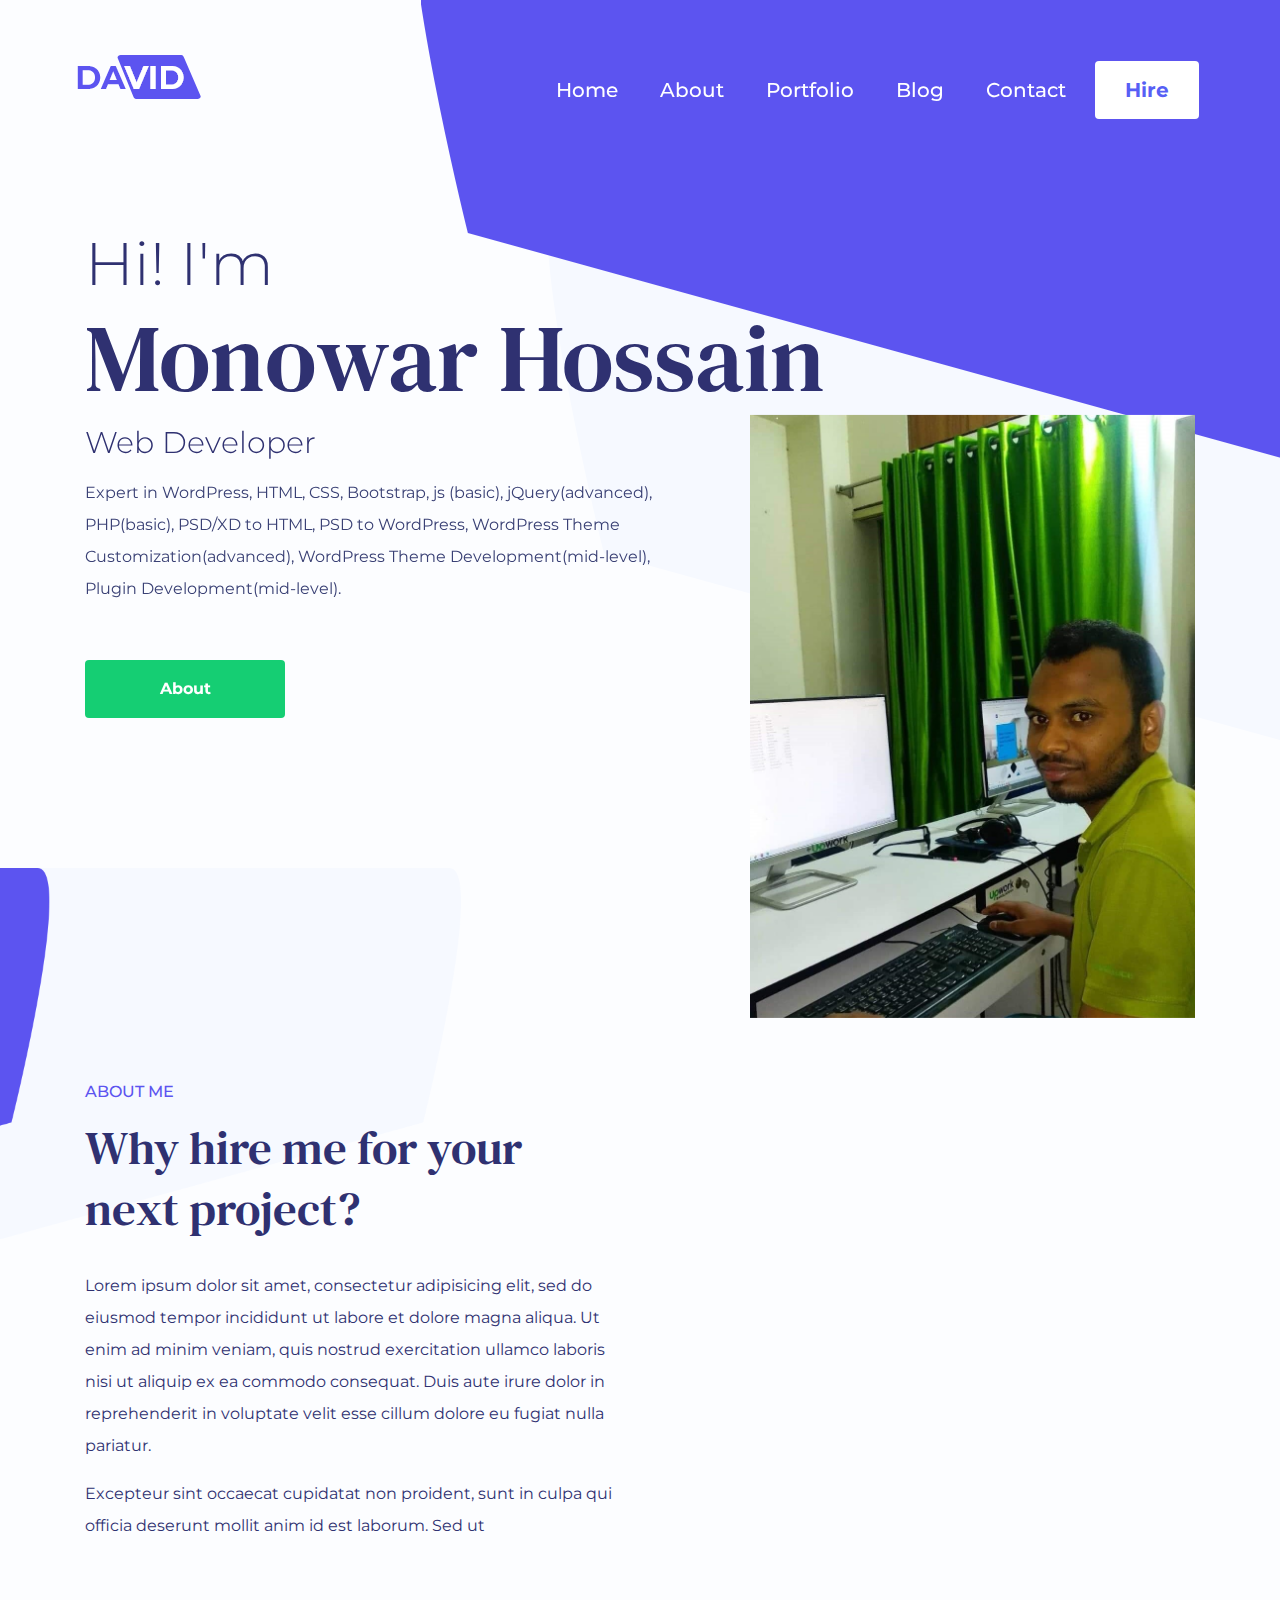
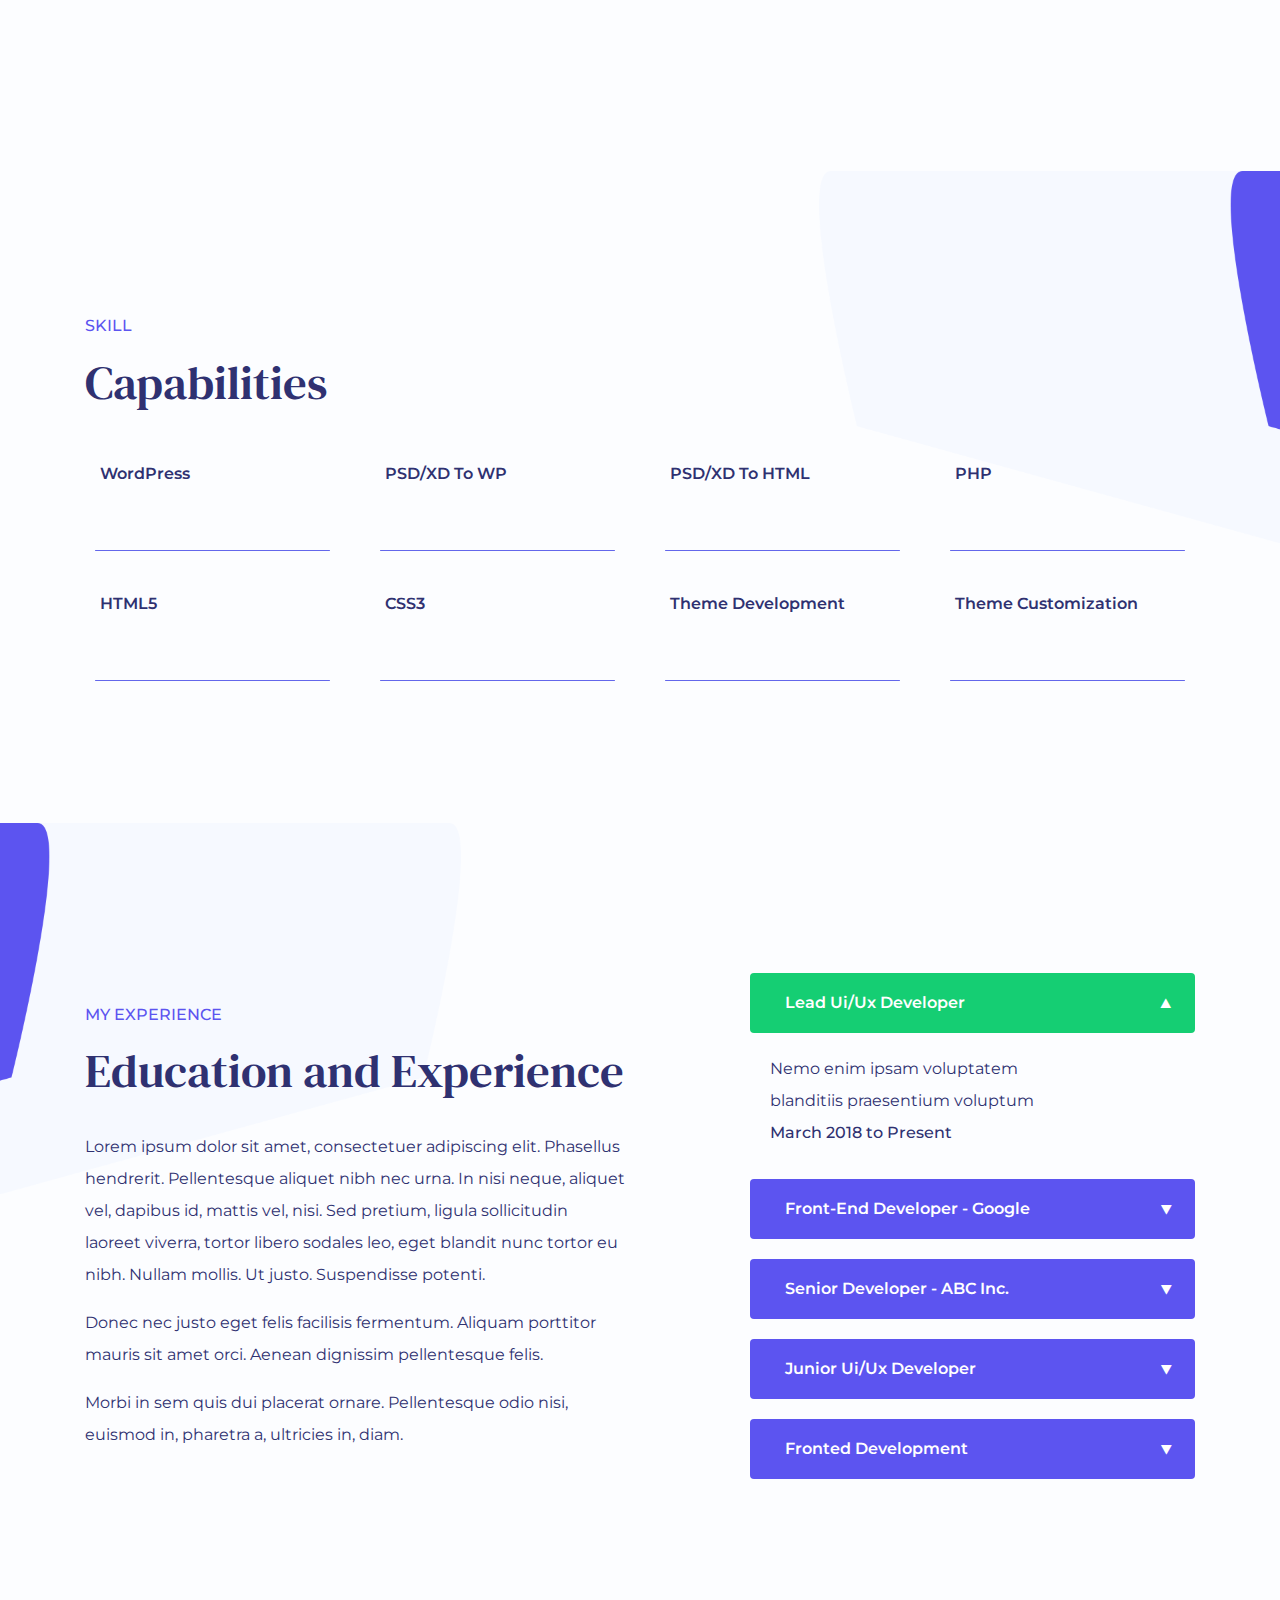
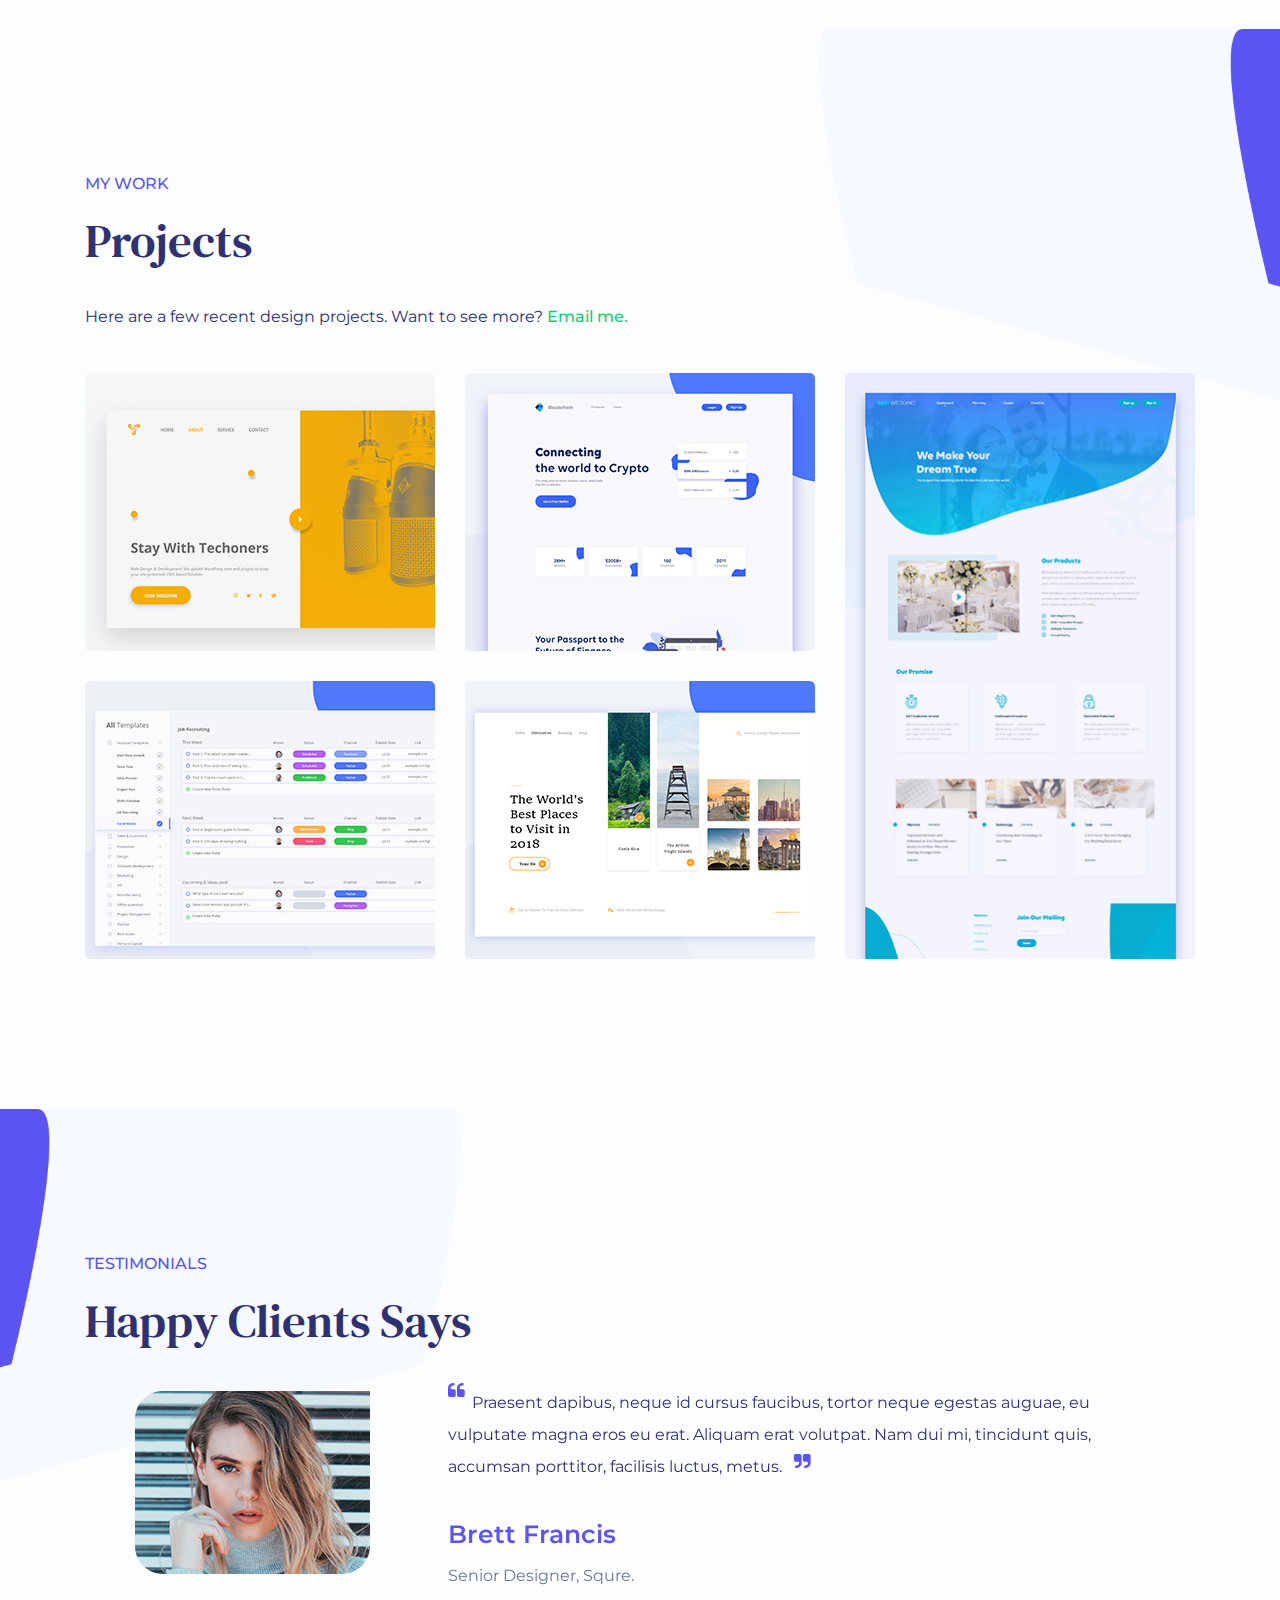
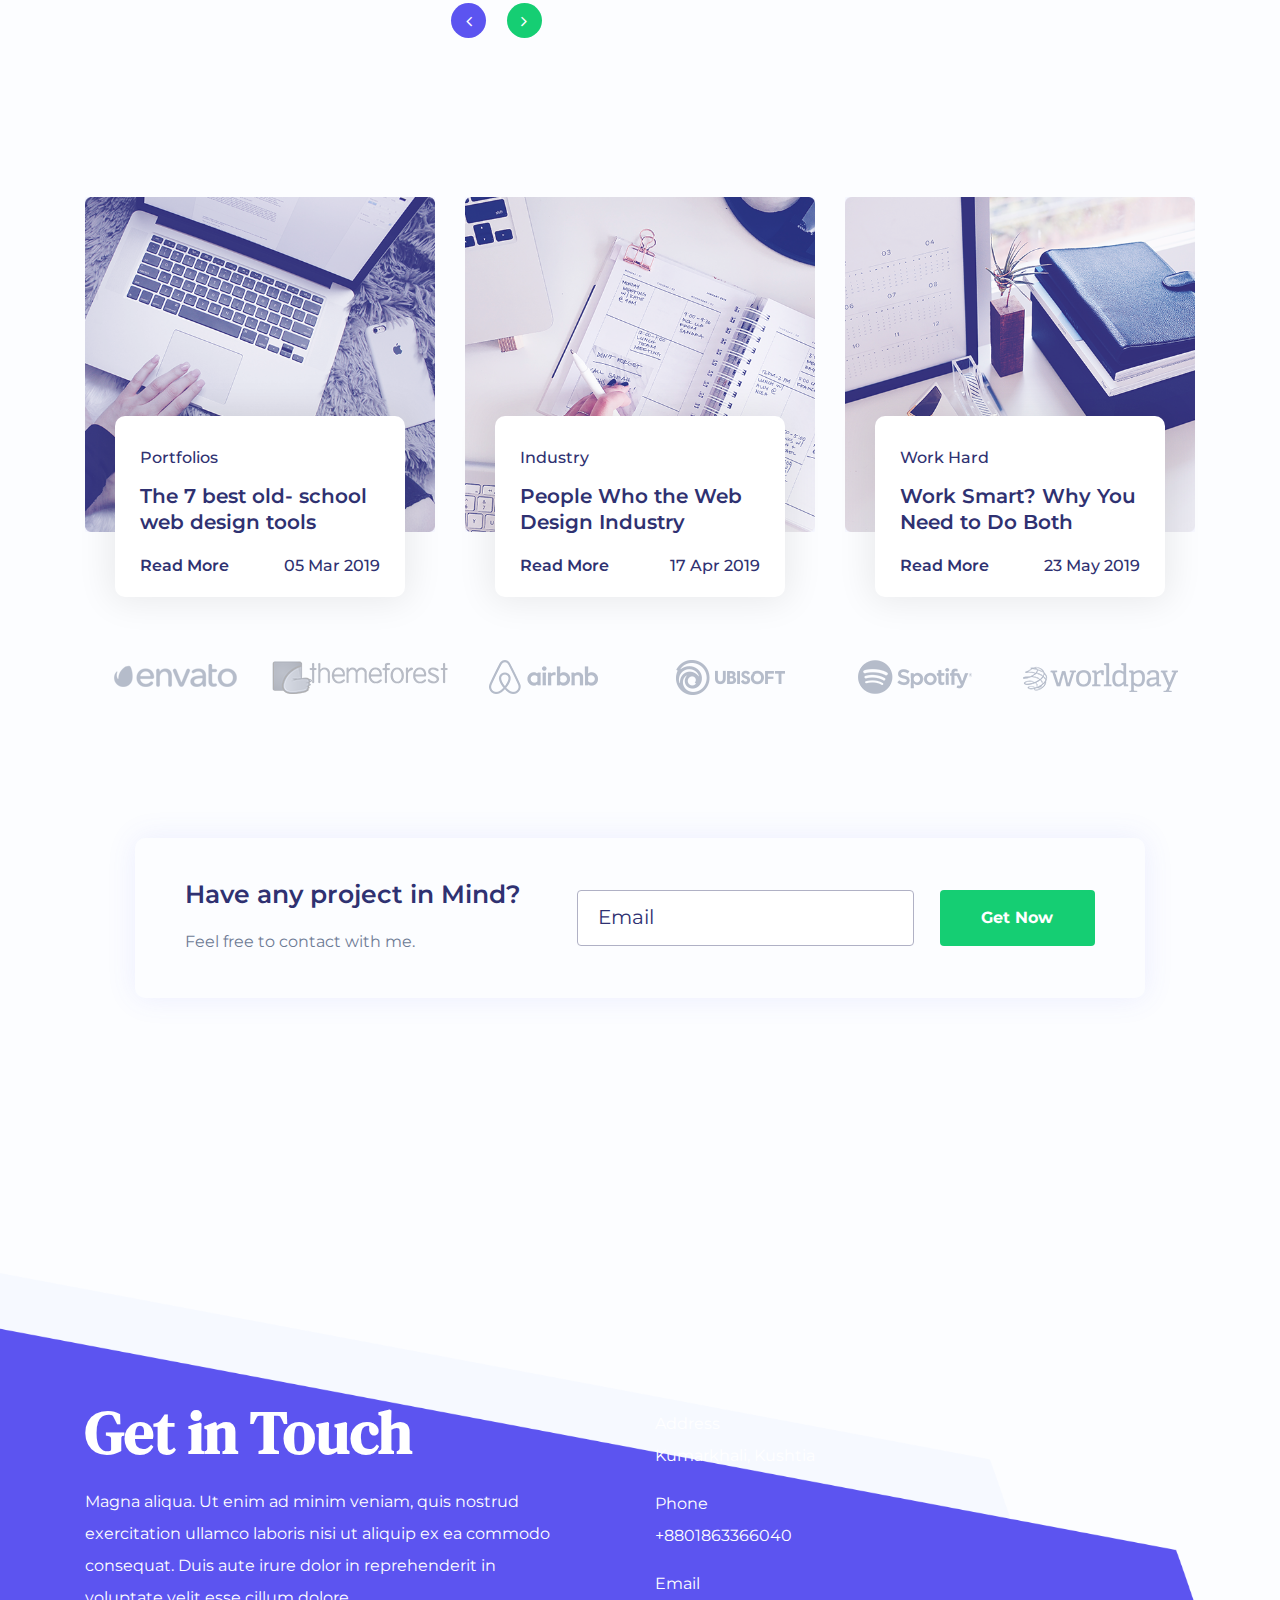
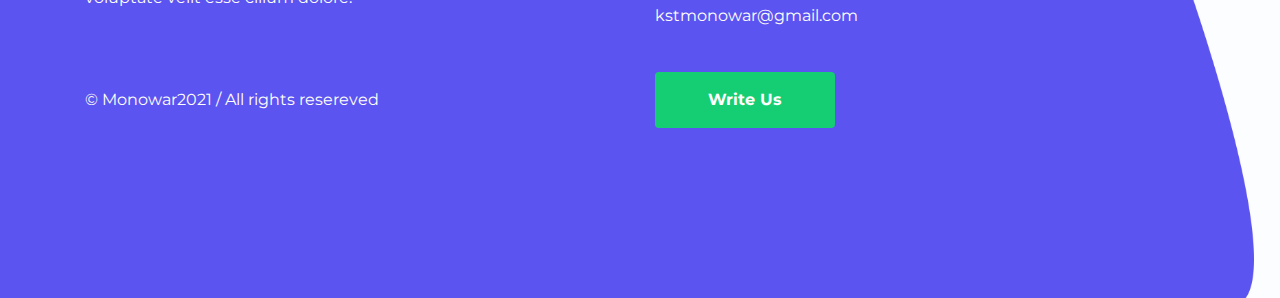
<file: index.html>
<!DOCTYPE html>
<html class="no-js" lang="en">

	<head>
		<meta charset="utf-8">
		<title>Monowar || Portfolio HTML Template</title>

		<!-- Responsive Meta -->
		<meta http-equiv="x-ua-compatible" content="ie=edge">
		<meta name="viewport" content="width=device-width, initial-scale=1, shrink-to-fit=no">

		<!--Favicon-->
		<link rel="shortcut icon" href="assets/images/fav.png" type="image/x-icon">
		<link rel="icon" href="assets/images/fav.png" type="image/x-icon">

		<!-- Stylesheets -->
	    <link rel="stylesheet" href="assets/css/font-awesome.min.css">
	    <link rel="stylesheet" href="assets/css/bootstrap.css">
	    <link rel="stylesheet" href="assets/css/slicknav.css">
	    <link rel="stylesheet" href="assets/css/slick.css">
	    <link rel="stylesheet" href="assets/css/aos.min.css">
	    <link rel="stylesheet" href="assets/css/slick-theme.css">
		<link rel="stylesheet" href="assets/css/style.css">
		<link rel="stylesheet" href="assets/css/responsive.css">
		
		
	</head>

	<body>
		
		<!-- Header Section Start -->
		<div class="header_area" id="header_area">
			<div class="for_header_background">
				<img src="assets/images/header_bg_shap.png" alt="header-background">
			</div>
			<div class="header_top_area">
				<div class="container-fluid">
					<div class="row">
						<div class="col-md-3 col-sm-3 col-3">
							<!-- Logo Box -->
							<div class="logo">
								<a href="index.html">
									<img src="assets/images/logo.png" alt="logo-image" />
								</a>
							</div>
						</div>


						<div class="col-md-9 col-sm-9 col-9 text-right align-items-center for_middle">

							<!-- Mobile menu start -->
		                    <div class="responsive-menu-wrap"></div>
		                    <!-- Mobile menu end -->
		                    
							<!-- Main Menu -->
							<div class="menu_area">
								<ul id="main-menu">
									<li><a href="#header_area">Home</a></li>
									<li><a href="#about_area">About</a></li>
									<li><a href="#portfolio_area">Portfolio</a></li>
									<li><a href="#blog">Blog</a>
										<ul>
											<li><a href="blog.html">Blog Masonry</a></li>
											<li><a href="blog-details.html">Blog Details</a></li>
										</ul>
									</li>
									<li><a href="#contact_area">Contact</a></li>
									<li><a href="mailto:kstmonowar@gmail.com" class="hire_link">Hire</a></li>
								</ul>
							</div>
						</div>
					</div>
				</div>
			</div>
		</div>
		<!-- Header Section End -->
	
		<!-- Header Content Start -->
		<section class="hero-section">
			<div class="container">
				<div class="row">
					<div class="col-md-12">
						<div class="hero-content">
							<h2>Hi! I'm</h2>
							<h1>Monowar Hossain</h1>
							<h3>Web Developer</h3>
							<p>Expert in WordPress, HTML, CSS, Bootstrap, js (basic), jQuery(advanced), PHP(basic), PSD/XD to HTML, PSD to WordPress, WordPress Theme Customization(advanced), WordPress Theme Development(mid-level), Plugin Development(mid-level).</p>
							<a href="#" class="btn-bg">About</a>
						</div>
					</div>
				</div>
			</div>
		</section>
		<!-- Header Content End -->


		<!-- About Section Start -->
		<section class="about-section section-padding" id="about_area">
			<div class="for_left_shap">
				<img src="assets/images/left_shap_bg.png" alt="left-shap-background">
			</div>
			<div class="container">
				<div class="row align-items-center">
					<!-- About Left Content -->
					<div class="col-lg-6 col-md-12">
						<div class="about-content">
							<div class="sec-title">
								<h6>About me</h6>
								<h2>Why hire me for your next project?</h2>
							</div>

							<p>Lorem ipsum dolor sit amet, consectetur adipisicing elit, sed do eiusmod tempor incididunt ut labore et dolore magna aliqua. Ut enim ad minim veniam, quis nostrud exercitation ullamco laboris nisi ut aliquip ex ea commodo consequat. Duis aute irure dolor in reprehenderit in voluptate velit esse cillum dolore eu fugiat nulla pariatur.</p>
							<p>Excepteur sint occaecat cupidatat non proident, sunt in culpa qui officia deserunt mollit anim id est laborum. Sed ut </p>

						</div>
					</div>
					<div class="col-lg-1"></div>
					<!-- About Right Image -->
					<div class="col-lg-5 col-md-12">

						<div class="about-image-wrap aos-animate" data-aos="slide-down" data-aos-duration="2500">
						    <img src="assets/images/monowar.jpg" alt="">
						</div>

					</div>
				</div>
			</div>
		</section>
		<!-- About Section End -->
		
		<!-- Capabilitie Section Start -->
		<section class="capabilitie_area section-padding">
			<div class="for_right_shap">
				<img src="assets/images/right_shap_bg.png" alt="right-shap-background">
			</div>
			<div class="container">
				<div class="row">
					<!-- Capabilitie Title -->
					<div class="col-lg-12">
						<div class="sec-title">
							<h6>SKILL</h6>
							<h2>Capabilities</h2>
						</div>
					</div>
				</div>
				<div class="row">
					<div class="col-lg-3 col-sm-6 col-6">
						<!-- skillbar Start -->
						<div class="single_capabilitie">
							<div class="capabilitie-inner">
								<p class="skillbar-title">WordPress</p>
								<div class="skillbar" data-percent="90">
									<span class="skill-bar-percent"></span>
									<div class="skill-bar-wrap"><p class="skillbar-bar"></p></div>
								</div>
							</div>
						</div>
						<!-- skillbar End -->
					</div>
					<div class="col-lg-3 col-sm-6 col-6">
						<!-- skillbar Start -->
						<div class="single_capabilitie">
							<div class="capabilitie-inner">
								<p class="skillbar-title">PSD/XD to WP</p>
								<div class="skillbar" data-percent="80">
									<span class="skill-bar-percent"></span>
									<div class="skill-bar-wrap"><p class="skillbar-bar"></p></div>
								</div>
							</div>
						</div>
						<!-- skillbar End -->
					</div>
					<div class="col-lg-3 col-sm-6 col-6">
						<!-- skillbar Start -->
						<div class="single_capabilitie">
							<div class="capabilitie-inner">
								<p class="skillbar-title">PSD/XD to HTML</p>
								<div class="skillbar" data-percent="95">
									<span class="skill-bar-percent"></span>
									<div class="skill-bar-wrap"><p class="skillbar-bar"></p></div>
								</div>
							</div>
						</div>
						<!-- skillbar End -->
					</div>
					<div class="col-lg-3 col-sm-6 col-6">
						<!-- skillbar Start -->
						<div class="single_capabilitie">
							<div class="capabilitie-inner">
								<p class="skillbar-title">PHP</p>
								<div class="skillbar" data-percent="60">
									<span class="skill-bar-percent"></span>
									<div class="skill-bar-wrap"><p class="skillbar-bar"></p></div>
								</div>
							</div>
						</div>
						<!-- skillbar End -->
					</div>
					<div class="col-lg-3 col-sm-6 col-6">
						<!-- skillbar Start -->
						<div class="single_capabilitie">
							<div class="capabilitie-inner">
								<p class="skillbar-title">HTML5</p>
								<div class="skillbar" data-percent="90">
									<span class="skill-bar-percent"></span>
									<div class="skill-bar-wrap"><p class="skillbar-bar"></p></div>
								</div>
							</div>
						</div>
						<!-- skillbar End -->
					</div>
					<div class="col-lg-3 col-sm-6 col-6">
						<!-- skillbar Start -->
						<div class="single_capabilitie">
							<div class="capabilitie-inner">
								<p class="skillbar-title">CSS3</p>
								<div class="skillbar" data-percent="85">
									<span class="skill-bar-percent"></span>
									<div class="skill-bar-wrap"><p class="skillbar-bar"></p></div>
								</div>
							</div>
						</div>
						<!-- skillbar End -->
					</div>
					<div class="col-lg-3 col-sm-6 col-6">
						<!-- skillbar Start -->
						<div class="single_capabilitie">
							<div class="capabilitie-inner">
								<p class="skillbar-title">Theme Development</p>
								<div class="skillbar" data-percent="75">
									<span class="skill-bar-percent"></span>
									<div class="skill-bar-wrap"><p class="skillbar-bar"></p></div>
								</div>
							</div>
						</div>
						<!-- skillbar End -->
					</div>
					<div class="col-lg-3 col-sm-6 col-6">
						<!-- skillbar Start -->
						<div class="single_capabilitie">
							<div class="capabilitie-inner">
								<p class="skillbar-title">Theme Customization</p>
								<div class="skillbar" data-percent="95">
									<span class="skill-bar-percent"></span>
									<div class="skill-bar-wrap"><p class="skillbar-bar"></p></div>
								</div>
							</div>
						</div>
						<!-- skillbar End -->
					</div>
				</div>
			</div>
		</section>
		<!-- Capabilitie Section End -->

		<!-- Experience Section Start -->
		<section class="experience_sectoin section-padding">
			<div class="for_left_shap">
				<img src="assets/images/left_shap_bg.png" alt="left-shap-background">
			</div>
			<div class="container">
				<div class="row align-items-center">
					<!-- Experience Left Content -->
					<div class="col-lg-6 col-md-12">
						<div class="experience_content">
							<div class="sec-title">
								<h6>MY EXPERIENCE</h6>
								<h2>Education and Experience</h2>
							</div>
							<p>Lorem ipsum dolor sit amet, consectetuer adipiscing elit. Phasellus hendrerit. Pellentesque aliquet nibh nec urna. In nisi neque, aliquet vel, dapibus id, mattis vel, nisi. Sed pretium, ligula sollicitudin laoreet viverra, tortor libero sodales leo, eget blandit nunc tortor eu nibh. Nullam mollis. Ut justo. Suspendisse potenti.</p>
							<p>Donec nec justo eget felis facilisis fermentum. Aliquam porttitor mauris sit amet orci. Aenean dignissim pellentesque felis.</p>
							<p>Morbi in sem quis dui placerat ornare. Pellentesque odio nisi, euismod in, pharetra a, ultricies in, diam. </p>
						</div>
					</div>
					<div class="col-lg-1"></div>
					<!-- Experience Right Accordion -->
					<div class="col-lg-5 col-md-12">
						<div class="accordion_area">
							<div class="accordion" id="accordionExample">
								<!-- Accordion One -->
								<div class="card">
									<div class="card-header" id="headingOne">
										<h2 class="mb-0">
											<button class="btn btn-link" type="button" data-toggle="collapse" data-target="#collapseOne" aria-expanded="true" aria-controls="collapseOne">Lead Ui/Ux Developer <i class="fa fa-play" aria-hidden="true"></i></button>
										</h2>
									</div>
									<div id="collapseOne" class="collapse show" aria-labelledby="headingOne" data-parent="#accordionExample">
										<div class="card-body">
											<p>
												Nemo enim ipsam voluptatem <br>
												blanditiis praesentium voluptum<br>								
												<span>March 2018 to Present</span>
											</p>
										</div>
									</div>
								</div>
								<!-- Accordion Two -->
								<div class="card">
									<div class="card-header" id="headingTwo">
										<h2 class="mb-0">
											<button class="btn btn-link collapsed" type="button" data-toggle="collapse" data-target="#collapseTwo" aria-expanded="false" aria-controls="collapseTwo">Front-End Developer - Google <i class="fa fa-play" aria-hidden="true"></i></button>
										</h2>
									</div>
									<div id="collapseTwo" class="collapse" aria-labelledby="headingTwo" data-parent="#accordionExample">
										<div class="card-body">
											<p>
												Nemo enim ipsam voluptatem <br>
												blanditiis praesentium voluptum<br>								
												<span>October 2017 to February 2018</span>
											</p>
										</div>
									</div>
								</div>
								<!-- Accordion Three -->
								<div class="card">
									<div class="card-header" id="headingThree">
										<h2 class="mb-0">
											<button class="btn btn-link collapsed" type="button" data-toggle="collapse" data-target="#collapseThree" aria-expanded="false" aria-controls="collapseThree">Senior Developer - ABC Inc. <i class="fa fa-play" aria-hidden="true"></i></button>
										</h2>
									</div>
									<div id="collapseThree" class="collapse" aria-labelledby="headingThree" data-parent="#accordionExample">
										<div class="card-body">
											 <p>
												Nemo enim ipsam voluptatem <br>
												blanditiis praesentium voluptum<br>								
												<span>February 2014 to September 2017</span>
											</p>
										</div>
									</div>
								</div>
								<!-- Accordion Four -->
								<div class="card">
									<div class="card-header" id="headingFour">
										<h2 class="mb-0">
											<button class="btn btn-link collapsed" type="button" data-toggle="collapse" data-target="#collapseFour" aria-expanded="false" aria-controls="collapseFour">Junior Ui/Ux Developer<i class="fa fa-play" aria-hidden="true"></i></button>
										</h2>
									</div>
									<div id="collapseFour" class="collapse" aria-labelledby="headingFour" data-parent="#accordionExample">
										<div class="card-body">
											<p>
												Nemo enim ipsam voluptatem <br>
												blanditiis praesentium voluptum<br>								
												<span>April 2013 to January 2014</span>
											</p>
										</div>
									</div>
								</div>
								<!-- Accordion Five -->
								<div class="card">
									<div class="card-header" id="headingFive">
										<h2 class="mb-0">
											<button class="btn btn-link collapsed" type="button" data-toggle="collapse" data-target="#collapseFive" aria-expanded="false" aria-controls="collapseFive">Fronted Development<i class="fa fa-play" aria-hidden="true"></i></button>
										</h2>
									</div>
									<div id="collapseFive" class="collapse" aria-labelledby="headingFive" data-parent="#accordionExample">
										<div class="card-body">
											<p>
												Nemo enim ipsam voluptatem <br>
												blanditiis praesentium voluptum<br>								
												<span>January 2011 to March 2013</span>
											</p>
										</div>
									</div>
								</div>
							</div>
						</div>
					</div>
				</div>
			</div>
		</section>
		<!-- Experience Section End -->

		<!-- Portfolio Section Start -->
		<section class="portfolio_section" id="portfolio_area">
			<div class="for_right_shap">
				<img src="assets/images/right_shap_bg.png" alt="right-shap-background">
			</div>
			<div class="container">
				<div class="row">
					<div class="col-md-12">

						<div class="sec-title">
							<h6>MY WORK</h6>
							<h2>Projects</h2>
						</div>
						<!-- Portfolio Content -->
						<div class="portfolio_content">
							<p>Here are a few recent design projects. Want to see more? <a href="mailto:kstmonowar@gmail.com">Email me.</a></p>
						</div>

					</div>
				</div>
				<!-- Portfolio List Start -->
				<div class="row portfolio_list">
					<!-- Portfolio Item One -->
					<div class="col-md-4 col-sm-6 portfolio_item">
						<div class="single-portfolio">
							<img src="assets/images/portfolio/portfolio-1.jpg" alt="Portfolio-image">
							<a href="case-study.html">
								<div class="portfolio_hover_content">
									<span>Case Study</span>
								</div>
							</a>
						</div>
					</div>
					<!-- Portfolio Item Two -->
					<div class="col-md-4 col-sm-6 portfolio_item">
						<div class="single-portfolio">
							<img src="assets/images/portfolio/portfolio-2.jpg" alt="Portfolio-image">
							<a href="case-study.html">
								<div class="portfolio_hover_content">
									<span>Case Study</span>
								</div>
							</a>
						</div>
					</div>
					<!-- Portfolio Item Three -->
					<div class="col-md-4 col-sm-6 portfolio_item">
						<div class="single-portfolio">
							<img src="assets/images/portfolio/portfolio-5.jpg" alt="Portfolio-image">
							<a href="case-study.html">
								<div class="portfolio_hover_content">
									<span>Case Study</span>
								</div>
							</a>
						</div>
					</div>
					<!-- Portfolio Item Four -->
					<div class="col-md-4 col-sm-6 portfolio_item">
						<div class="single-portfolio">
							<img src="assets/images/portfolio/portfolio-3.jpg" alt="Portfolio-image">
							<a href="case-study.html">
								<div class="portfolio_hover_content">
									<span>Case Study</span>
								</div>
							</a>
						</div>
					</div>
					<!-- Portfolio Item Five -->
					<div class="col-md-4 col-sm-6 portfolio_item">
						<div class="single-portfolio">
							<img src="assets/images/portfolio/portfolio-4.jpg" alt="Portfolio-image">
							<a href="case-study.html">
								<div class="portfolio_hover_content">
									<span>Case Study</span>
								</div>
							</a>
						</div>
					</div>
				</div>
				<!-- Portfolio List End -->
			</div>
		</section>
		<!-- Portfolio Section End -->

		<!-- Testimonial Section Start -->
		<section class="testimonial_section section-padding">
			<div class="for_left_shap">
				<img src="assets/images/left_shap_bg.png" alt="left-shap-background">
			</div>
			<div class="container">
				<div class="row">
					<div class="col-md-12">
						<div class="sec-title">
							<h6>TESTIMONIALS</h6>
							<h2>Happy Clients Says</h2>
						</div>
					</div>
				</div>
				<!-- Testimonial List Start -->
				<div class="testimonial_list">
					<!-- Single Testimonial -->
					<div class="single_testimonial">
						<div class="testimonial_img">
							<img src="assets/images/testimonial/testimonial-author-1.png" alt="testimonial-image" />
						</div>
						<div class="author_comment">
							<p><i class="fa fa-quote-left" aria-hidden="true"></i>&nbsp;&nbsp;&nbsp;&nbsp;&nbsp;&nbsp;Praesent dapibus, neque id cursus faucibus, tortor neque egestas auguae, eu vulputate magna eros eu erat. Aliquam erat volutpat. Nam dui mi, tincidunt quis, accumsan porttitor, facilisis luctus, metus.&nbsp;&nbsp;&nbsp;<i class="fa fa-quote-right" aria-hidden="true"></i></p>
							<h4>Brett Francis</h4>
							<h6>Senior Designer, Squre.</h6>
						</div>
					</div>
					<!-- Single Testimonial -->
					<div class="single_testimonial">
						<div class="testimonial_img">
							<img src="assets/images/testimonial/testimonial-author-2.png" alt="testimonial-image" />
						</div>
						<div class="author_comment">
							<p><i class="fa fa-quote-left" aria-hidden="true"></i>&nbsp;&nbsp;&nbsp;&nbsp;&nbsp;&nbsp;Morbi in sem quis dui placerat ornare. Pellentesque odio nisi, euismod in, pharetra a, ultricies in, diam. Sed arcu. Cras consequat.&nbsp;&nbsp;&nbsp;<i class="fa fa-quote-right" aria-hidden="true"></i></p>
							<h4>Shirley Ragsdale</h4>
							<h6>Senior Developer, Envato.</h6>
						</div>
					</div>
					<!-- Single Testimonial -->
					<div class="single_testimonial">
						<div class="testimonial_img">
							<img src="assets/images/testimonial/testimonial-author-3.png" alt="testimonial-image" />
						</div>
						<div class="author_comment">
							<p><i class="fa fa-quote-left" aria-hidden="true"></i>&nbsp;&nbsp;&nbsp;&nbsp;&nbsp;&nbsp;Morbi in sem quis dui placerat ornare. Pellentesque odio nisi, euismod in, pharetra a, ultricies in, diam. Sed arcu. Cras consequat.&nbsp;&nbsp;&nbsp;<i class="fa fa-quote-right" aria-hidden="true"></i></p>
							<h4>Gordon</h4>
							<h6>Creative Lead, Good Kind</h6>
						</div>
					</div>
				</div>
				<!-- Testimonial List End -->
			</div>
		</section>
		<!-- Testimonial Section End -->


	
		<!-- Blog Section Start -->
		<section class="blog-section" id="blog">
			<div class="container">
				<div class="blog_content_inner">
					<div class="row blog_list">
						<div class="col-lg-4 col-md-6 blog_item">
							<div class="single_blog">
								<img src="assets/images/blog/blog-image2.png" alt="">
								<div class="single_blog_content">
									<h6>Portfolios</h6>
									<h4 class="blog-title"><a href="blog-details.html">The 7 best old- school web design tools</a></h4>
									<div class="single-blog-bottom">
										<a href="blog-details.html">Read More</a>
										<span class="date">05 Mar 2019</span>
									</div>
								</div>
							</div>
						</div>
						<div class="col-lg-4 col-md-6 blog_item">
							<div class="single_blog">
								<img src="assets/images/blog/blog-image3.png" alt="">
								<div class="single_blog_content">
									<h6>Industry</h6>
									<h4 class="blog-title"><a href="blog-details.html">People Who the Web Design Industry</a></h4>
									<div class="single-blog-bottom">
										<a href="blog-details.html">Read More</a>
										<span class="date">17 Apr 2019</span>
									</div>
								</div>
							</div>
						</div>
						<div class="col-lg-4 col-md-6 blog_item">
							<div class="single_blog">
								<img src="assets/images/blog/blog-image4.png" alt="">
								<div class="single_blog_content">
									<h6>Work Hard</h6>
									<h4 class="blog-title"><a href="blog-details.html">Work Smart? Why You Need to Do Both</a></h4>
									<div class="single-blog-bottom">
										<a href="blog-details.html">Read More</a>
										<span class="date">23 May 2019</span>
									</div>
								</div>
							</div>
						</div>

					</div>
						
					
				</div>
			</div>
		</section>
		<!-- Blog Section End -->



		<!-- Client Section Start -->
		<div class="client_section">
			<div class="container">
				<!-- Client List Start -->
				<div class="client_list">
					<!-- Single Client -->
					<div class="single_client">
						<img src="assets/images/client/client-1.png" alt="Client-One">
					</div>
					<!-- Single Client -->
					<div class="single_client">
						<img src="assets/images/client/client-2.png" alt="Client-Two">
					</div>
					<!-- Single Client -->
					<div class="single_client">
						<img src="assets/images/client/client-3.png" alt="Client-Three">
					</div>
					<!-- Single Client -->
					<div class="single_client">
						<img src="assets/images/client/client-4.png" alt="Client-Four">
					</div>
					<!-- Single Client -->
					<div class="single_client">
						<img src="assets/images/client/client-5.png" alt="Client-Five">
					</div>
					<!-- Single Client -->
					<div class="single_client">
						<img src="assets/images/client/client-6.png" alt="Client-Six">
					</div>
					<!-- Single Client -->
					<div class="single_client">
						<img src="assets/images/client/client-1.png" alt="Client-One">
					</div>
					<!-- Single Client -->
					<div class="single_client">
						<img src="assets/images/client/client-2.png" alt="Client-Two">
					</div>
					<!-- Single Client -->
					<div class="single_client">
						<img src="assets/images/client/client-3.png" alt="Client-Three">
					</div>
					<!-- Single Client -->
					<div class="single_client">
						<img src="assets/images/client/client-4.png" alt="Client-Four">
					</div>
					<!-- Single Client -->
					<div class="single_client">
						<img src="assets/images/client/client-5.png" alt="Client-Five">
					</div>
					<!-- Single Client -->
					<div class="single_client">
						<img src="assets/images/client/client-6.png" alt="Client-Six">
					</div>
				</div>
				<!-- Client List End -->
			</div>
		</div>
		<!-- Client Section End -->

		<!-- Contact Section Start -->
		<section class="contact_section">
			<div class="container">
				<div class="contact_inner">
					<div class="row align-items-center">
						<div class="col-lg-5 col-md-12">
							<div class="contact_left">
								<h4>Have any project in Mind?</h4>
								<p>Feel free to contact with me.</p>
							</div>
						</div>
						<div class="col-lg-7 col-md-12">
							<div class="contact_right">
								<form action="#" class="contact_form">
		                            <input type="email" placeholder="Email" class="form-control" required>
		                            <button type="submit" class="btn contact_btn">Get Now</button>
		                        </form>
							</div>
						</div>
					</div>
				</div>
			</div>
		</section>
		<!-- Contact Section End -->

		<!-- Footer Section Start -->
		<footer class="footer_section" id="contact_area">
			<div class="for_footer_background">
				<img src="assets/images/footer_bg_shap.png" alt="header-background">
			</div>
			<div class="container">
				<div class="footer_inner">
					<div class="row">
						<div class="col-lg-6 col-md-12">
							<div class="footer_left_site">
								<h2 class="footer_title">Get in Touch</h2>
								<p>Magna aliqua. Ut enim ad minim veniam, quis nostrud exercitation ullamco laboris nisi ut aliquip ex ea commodo consequat. Duis aute irure dolor in reprehenderit in voluptate velit esse cillum dolore.</p>
								<span>&copy; Monowar2021 / All rights resereved</span>

							</div>
						</div>
						<div class="col-lg-6 col-md-12">
							<div class="footer_right_site">
								<p>Address<br>Kumarkhali, Kushtia</p>
								<p>Phone<br><a href="#">+8801863366040</a></p>
								<p>Email<br><a href="mailto:kstmonowar@gmail.com">kstmonowar@gmail.com</a></p>
								<button class="btn write_us_btn">Write Us</button>
							</div>
						</div>
					</div>
					<div class="write_us_form">
						<form action="#">
							<div class="form_close"><i class="fa fa-close"></i></div>
	                        <input type="text" name="name" id="name" placeholder="Name" required>
	                        <input type="email" id="email" name="email" placeholder="E-mail" required>
	                        <textarea name="comment" placeholder="Message" required></textarea>
	                    	<button type="submit" class="btn write_us_send_btn">Send</button>
						</form>
					</div>
				</div>
			</div>
		</footer>
		<!-- Footer Section End -->


		
		
        <!-- All Plugins -->
		<!-- jQuery js -->
		<script src="assets/js/vendor/jquery-1.12.4.min.js"></script>
        <!-- Bootstrap JS -->
		<script src="assets/js/bootstrap.min.js"></script>
        <!-- SlickNav JS -->
		<script src="assets/js/jquery.slicknav.min.js"></script>
        <!-- jQuery One Page Nav JS -->
		<script src="assets/js/jquery-one-page-nav.js"></script>
        <!-- jQuery Skill Bar JS -->
		<script src="assets/js/skill.bars.jquery.js"></script>
        <!-- Isotope JS -->
		<script src="assets/js/isotope.pkgd.min.js"></script>
        <!-- Slick JS -->
		<script src="assets/js/slick.min.js"></script>
        <!-- Aos Animation JS -->
		<script src="assets/js/aos.min.js"></script>
        <!-- LucidScroll Scrolling JS -->
		<script src="assets/js/lucid.js"></script>
		<!-- Main JS -->
		<script src="assets/js/main.js"></script>


	</body>

</html>
</file>
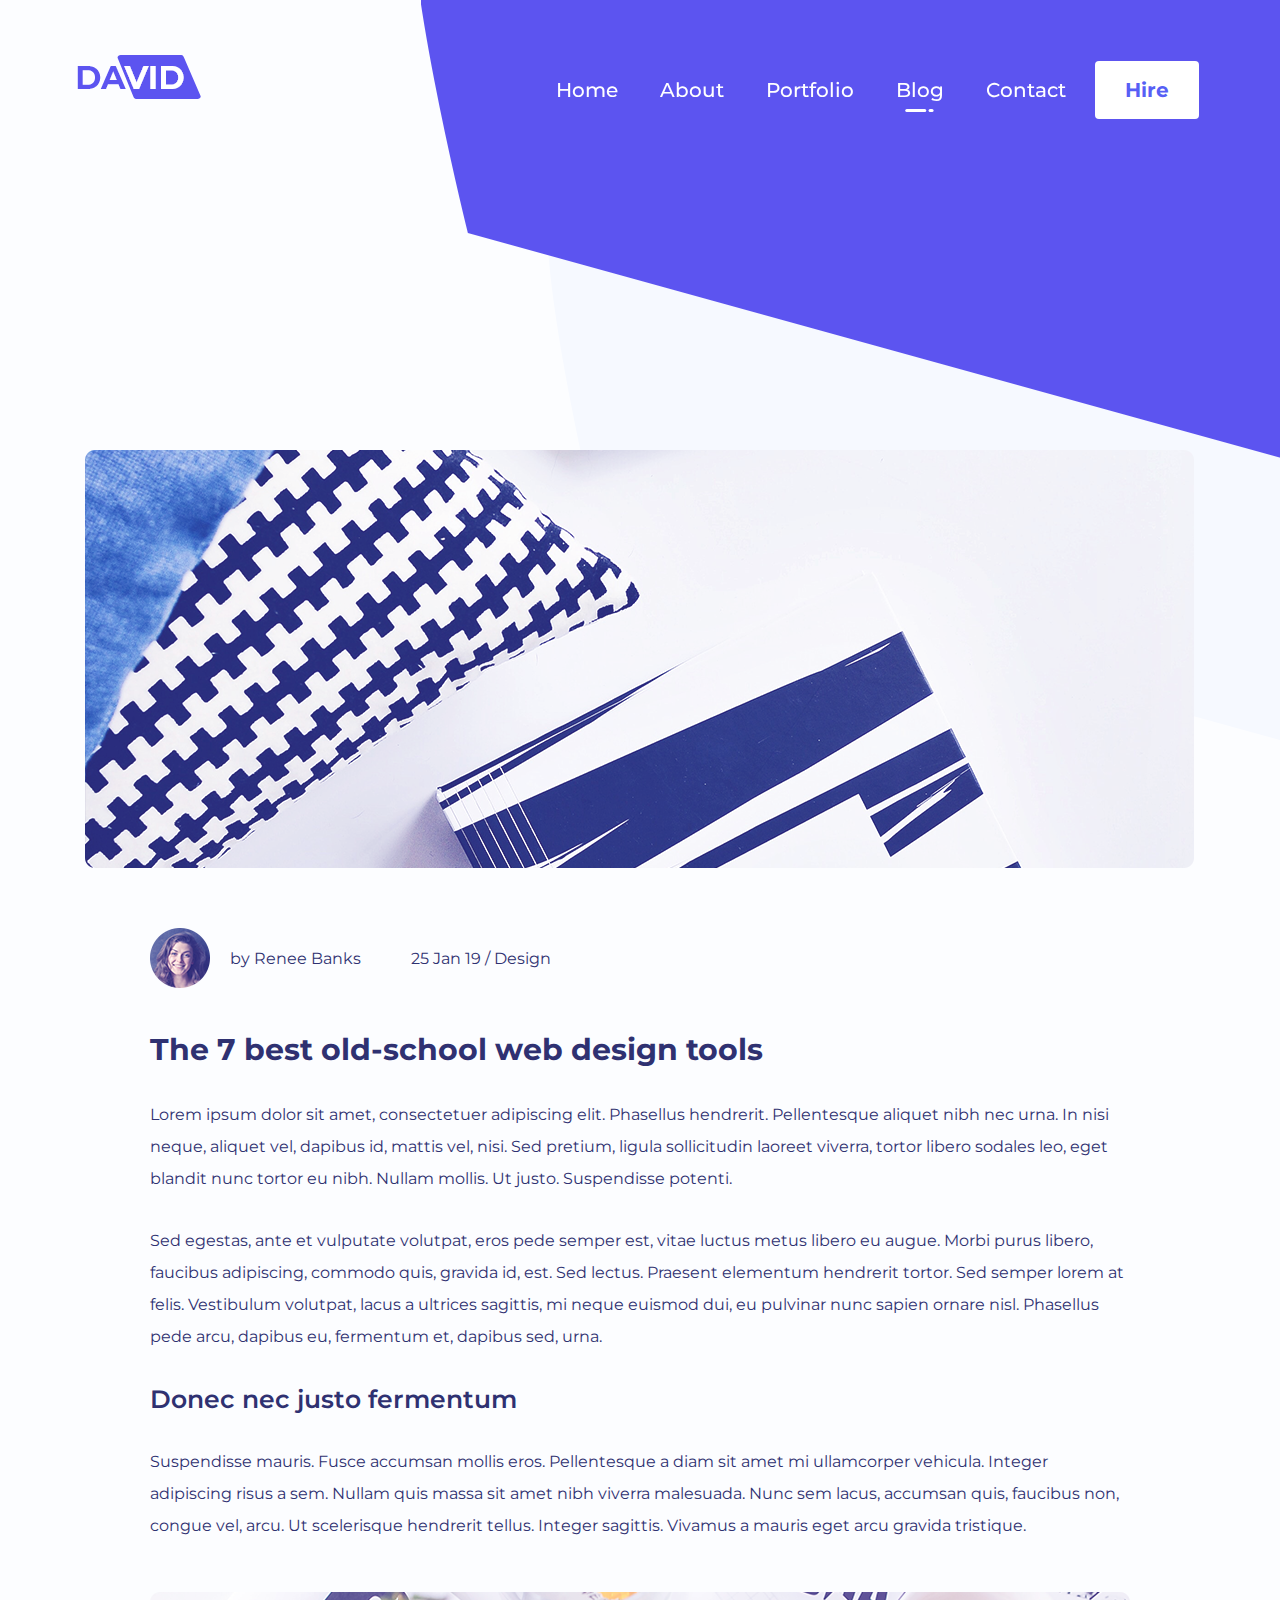
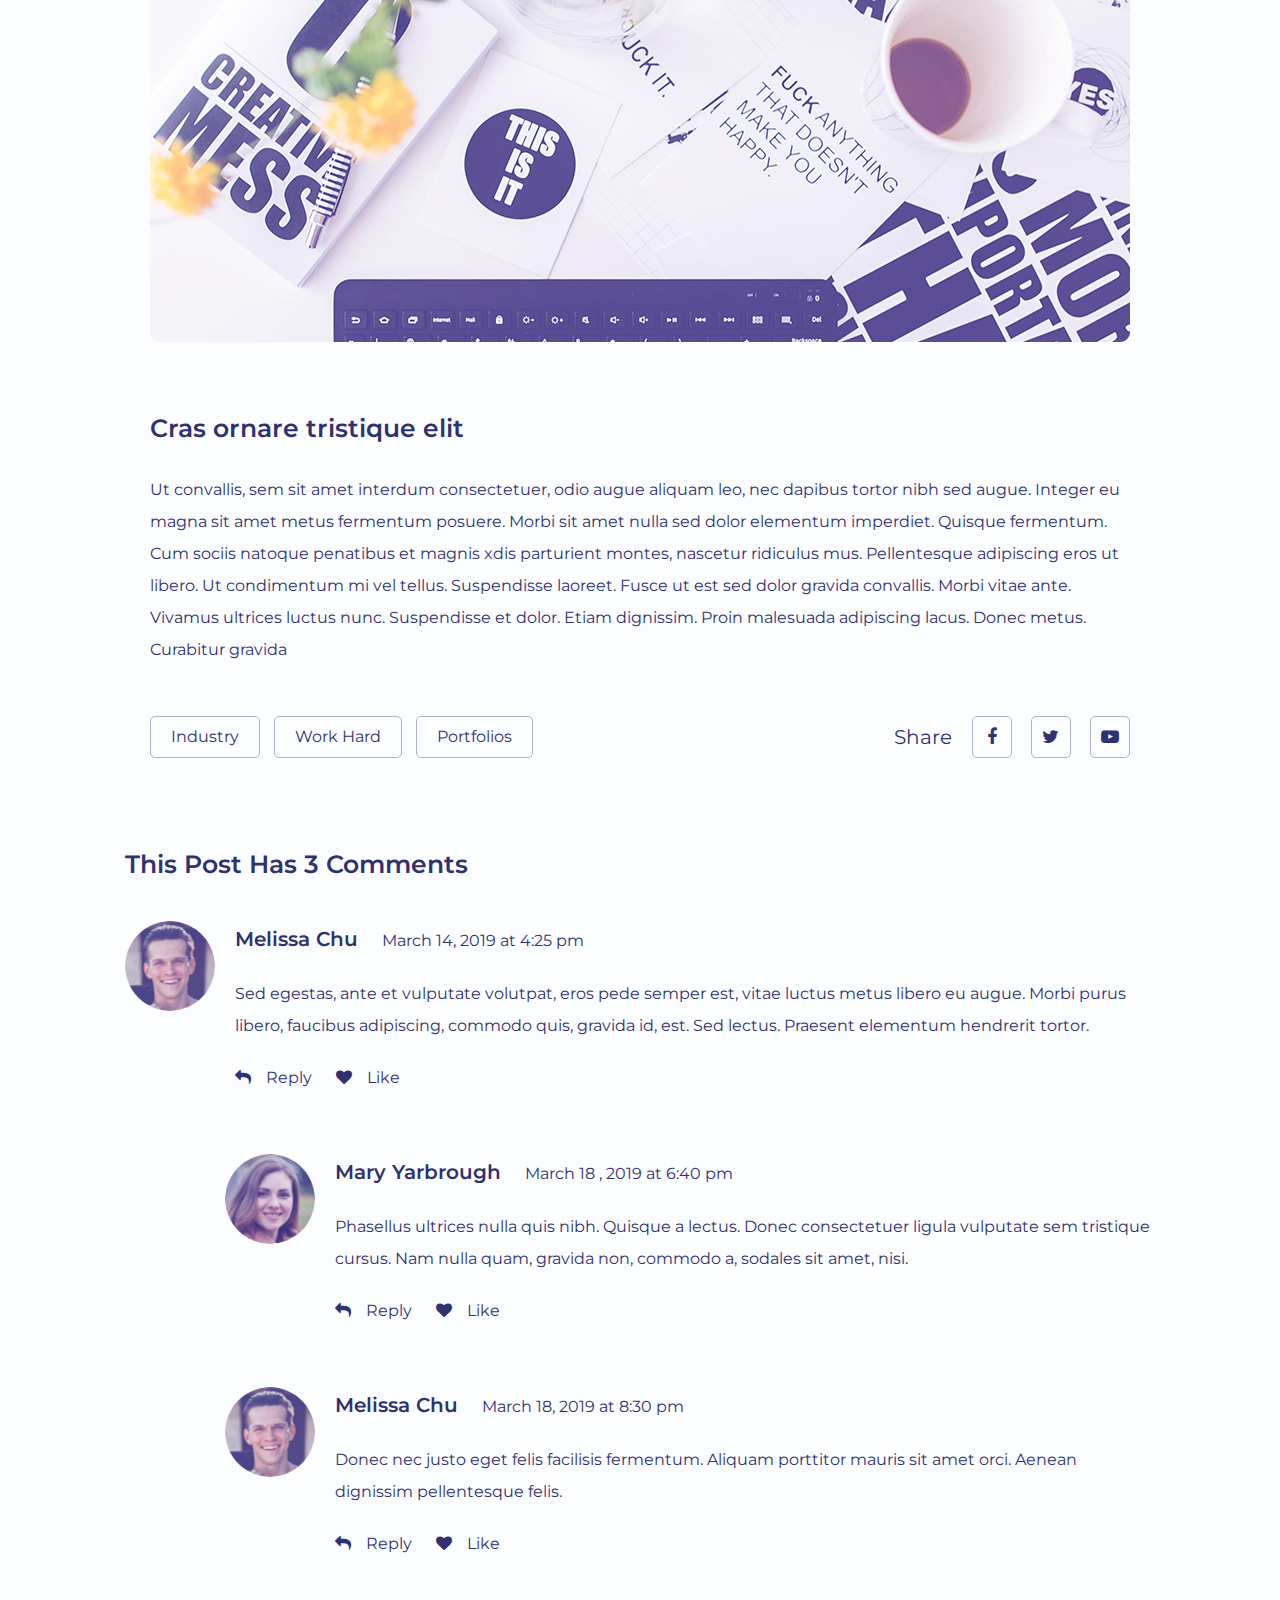
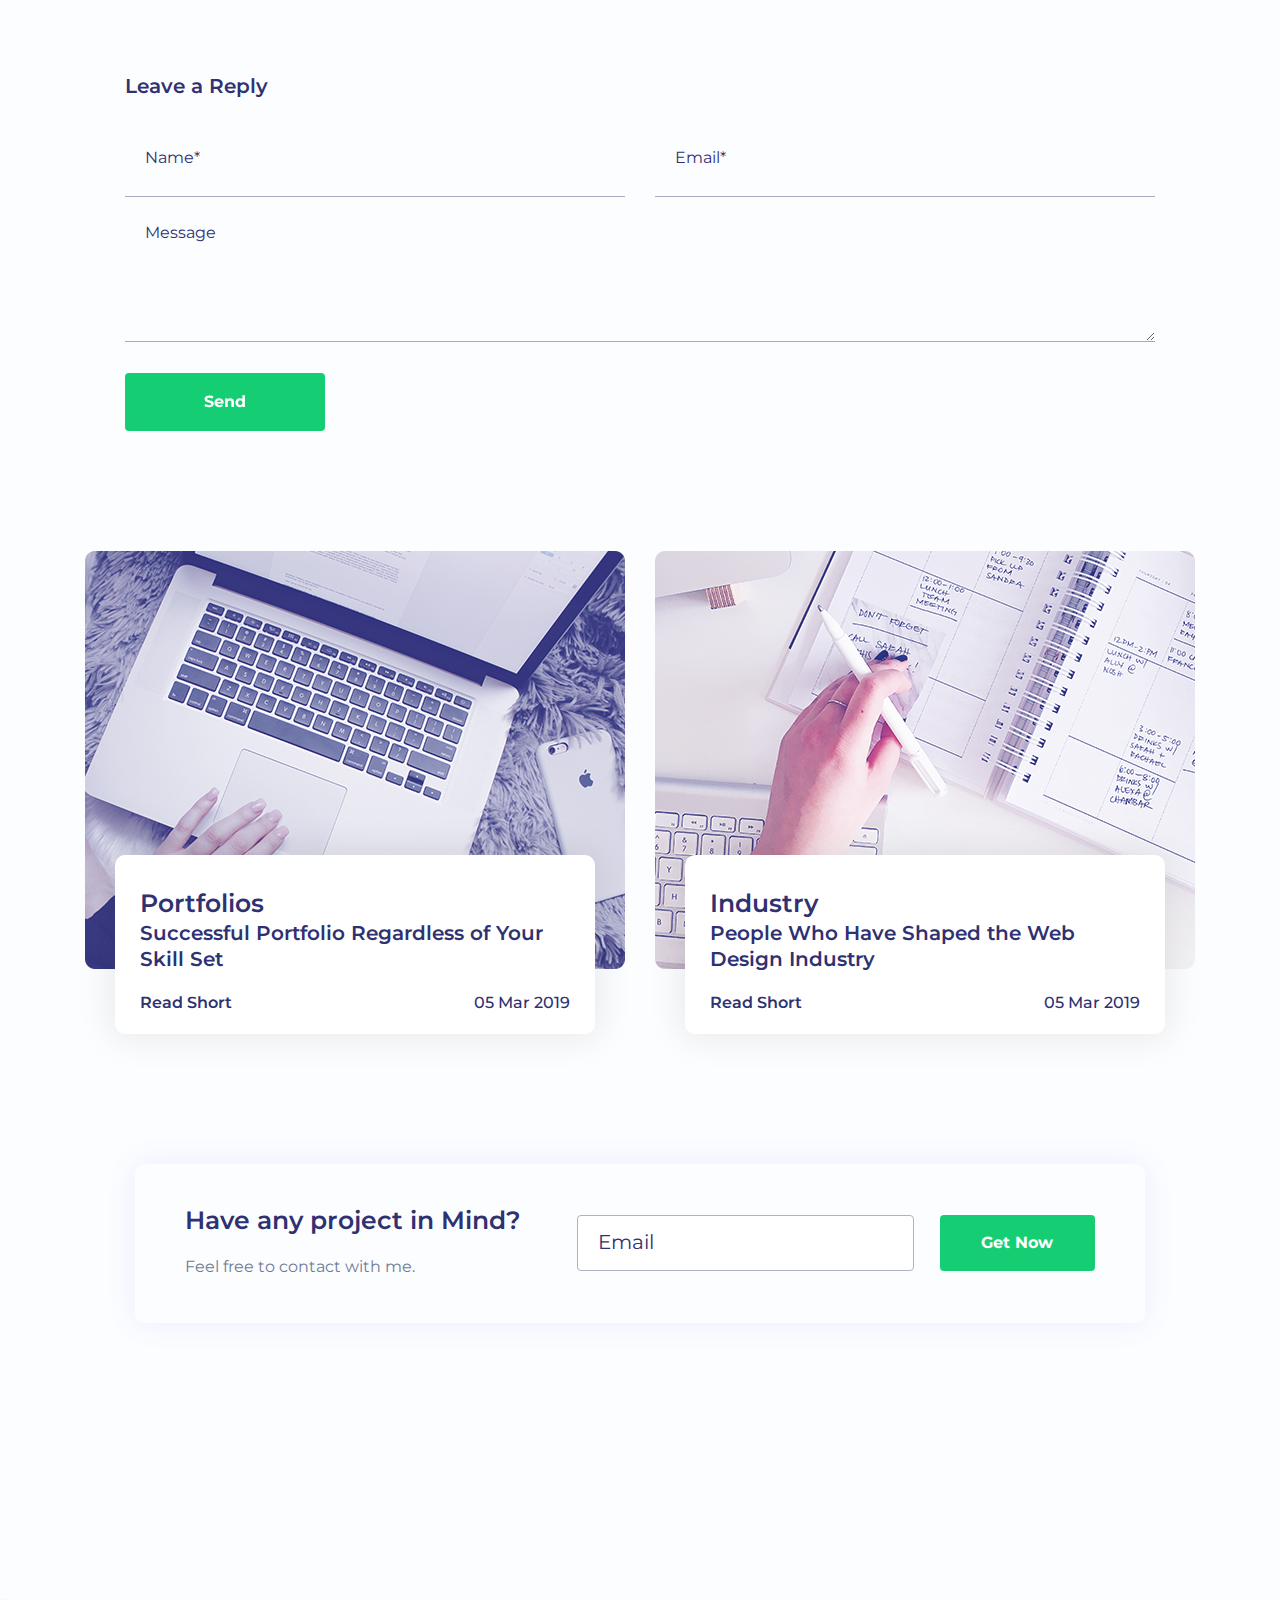
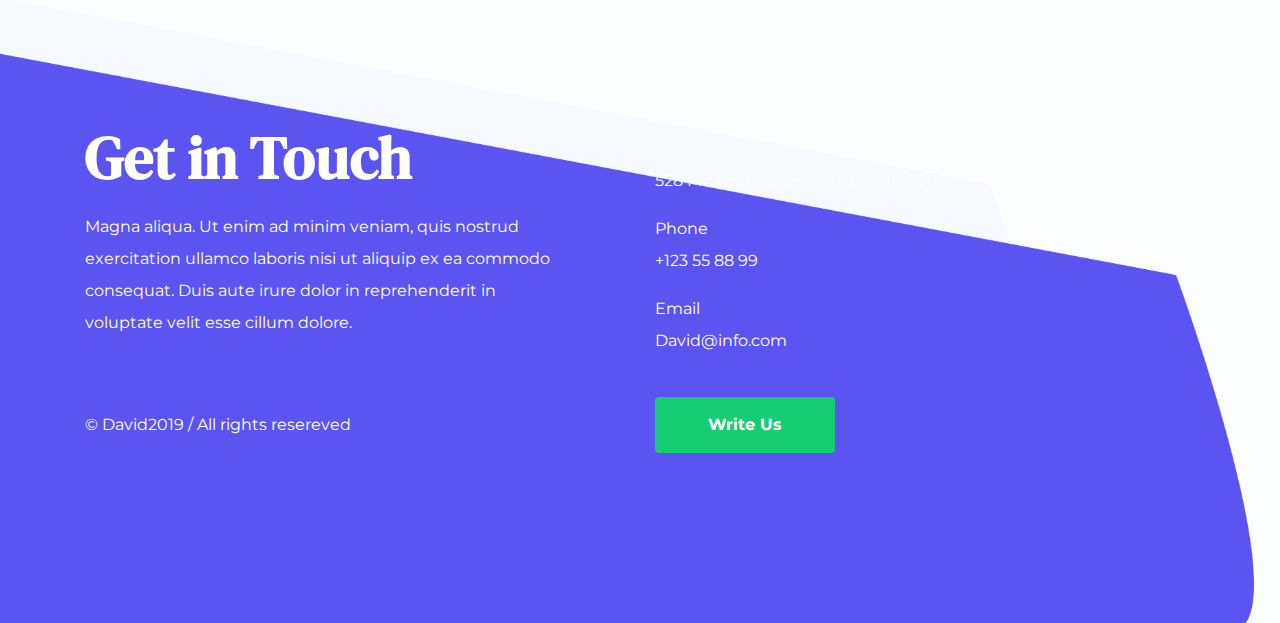
<file: blog-details.html>
<!doctype html>
<html class="no-js" lang="en">

	<head>
		<meta charset="utf-8">
		<title>David || Portfolio HTML Template</title>

		<!-- Responsive Meta -->
		<meta http-equiv="x-ua-compatible" content="ie=edge">
		<meta name="viewport" content="width=device-width, initial-scale=1, shrink-to-fit=no">

		<!--Favicon-->
		<link rel="shortcut icon" href="assets/images/fav.png" type="image/x-icon">
		<link rel="icon" href="assets/images/fav.png" type="image/x-icon">

		<!-- Stylesheets -->
	    <link rel="stylesheet" href="assets/css/font-awesome.min.css">
	    <link rel="stylesheet" href="assets/css/bootstrap.css">
	    <link rel="stylesheet" href="assets/css/slicknav.css">
	    <link rel="stylesheet" href="assets/css/slick.css">
	    <link rel="stylesheet" href="assets/css/slick-theme.css">
		<link rel="stylesheet" href="assets/css/style.css">
		<link rel="stylesheet" href="assets/css/responsive.css">
		
		
	</head>

	<body>
		
		<!-- Header Section Start -->
		<div class="header_area" id="header_area">
			<div class="for_header_background">
				<img src="assets/images/header_bg_shap.png" alt="header-background">
			</div>
			<div class="header_top_area" id="navbar">
				<div class="container-fluid">
					<div class="row">
						<div class="col-md-3 col-sm-3 col-3">
							<!-- Logo Box -->
							<div class="logo">
								<a href="index.html">
									<img src="assets/images/logo.png" alt="logo-image" />
								</a>
							</div>
						</div>
						<div class="col-md-9 col-sm-9 col-9 text-right align-items-center for_middle">
							
							<!-- Mobile menu start -->
		                    <div class="responsive-menu-wrap"></div>
		                    <!-- Mobile menu end -->
		                    
							<!-- Main Menu -->
							<div class="menu_area">
								<ul id="main-menu">
									<li><a href="index.html">Home</a></li>
									<li><a href="index.html#about_area">About</a></li>
									<li><a href="index.html#portfolio_area">Portfolio</a></li>
									<li class="active"><a href="index.html#blog">Blog</a>
										<ul>
											<li><a href="blog.html">Blog Masonry</a></li>
											<li><a href="blog-details.html">Blog Details</a></li>
										</ul>
									</li>
									<li><a href="#contact_area">Contact</a></li>
									<li><a href="#" class="hire_link">Hire</a></li>
								</ul>
							</div>
						</div>
					</div>
				</div>
			</div>
		</div>
		<div class="header-bottom-space-two"></div>
		<!-- Header Section End -->
		






        <!--==================================================================== 
                            Start Blog details section
    =====================================================================-->
     


    <div class="blog-details-wrap">
        <div class="container">
            <div class="row">
                <div class="col-lg-12">
                    <div class="blog-post-thumb">
                        <img src="assets/images/blog/blog-details.png" alt="blog image">
                    </div>
                </div>
            </div>
            <div class="row">
                <div class="col-lg-12">
                    
                    <div class="blog-details-wrap">

                    <!-- blog-post-inner -->
                        <div class="single-blog-post-inner">
                            <div class="post-admin">
                                <div class="post-admin-img">
                                    <img src="assets/images/blog/admin-small.png" alt="">
                                </div>
                                <div class="admin-by">
                                    <a href="#">by Renee Banks</a>
                                </div>
                                <div class="single-blog-post-date">
                                    <ul>
                                        <li><a href="#">25 Jan 19 / Design</a></li>
                                    </ul>
                                </div>
                            </div>


                            <h3>The 7 best old-school web design tools</h3>
                            <div class="post-content">
                                <p>Lorem ipsum dolor sit amet, consectetuer adipiscing elit. Phasellus hendrerit. Pellentesque aliquet nibh nec urna. In nisi neque, aliquet vel, dapibus id, mattis vel, nisi. Sed pretium, ligula sollicitudin laoreet viverra, tortor libero sodales leo, eget blandit nunc tortor eu nibh. Nullam mollis. Ut justo. Suspendisse potenti.</p>
                                <p>Sed egestas, ante et vulputate volutpat, eros pede semper est, vitae luctus metus libero eu augue. Morbi purus libero, faucibus adipiscing, commodo quis, gravida id, est. Sed lectus. Praesent elementum hendrerit tortor. Sed semper lorem at felis. Vestibulum volutpat, lacus a ultrices sagittis, mi neque euismod dui, eu pulvinar nunc sapien ornare nisl. Phasellus pede arcu, dapibus eu, fermentum et, dapibus sed, urna.</p>

                                <h4>Donec nec justo fermentum</h4>

                                <p>Suspendisse mauris. Fusce accumsan mollis eros. Pellentesque a diam sit amet mi ullamcorper vehicula. Integer adipiscing risus a sem. Nullam quis massa sit amet nibh viverra malesuada. Nunc sem lacus, accumsan quis, faucibus non, congue vel, arcu. Ut scelerisque hendrerit tellus. Integer sagittis. Vivamus a mauris eget arcu gravida tristique.</p>

                                <div class="blog-inner-img">
                                    <img src="assets/images/blog/blog-details2.png" alt="blog image">
                                </div>

                                <h4>Cras ornare tristique elit</h4>

                                <p>Ut convallis, sem sit amet interdum consectetuer, odio augue aliquam leo, nec dapibus tortor nibh sed augue. Integer eu magna sit amet metus fermentum posuere. Morbi sit amet nulla sed dolor elementum imperdiet. Quisque fermentum. Cum sociis natoque penatibus et magnis xdis parturient montes, nascetur ridiculus mus. Pellentesque adipiscing eros ut libero. Ut condimentum mi vel tellus. Suspendisse laoreet. Fusce ut est sed dolor gravida convallis. Morbi vitae ante. Vivamus ultrices luctus nunc. Suspendisse et dolor. Etiam dignissim. Proin malesuada adipiscing lacus. Donec metus. Curabitur gravida</p>

                            </div>
                            <div class="row">
                                <div class="col-lg-8">
                                    <div class="blog-post-tag">
                                        <a href="#">Industry</a>
                                        <a href="#">Work Hard</a>
                                        <a href="#">Portfolios</a>
                                    </div>
                                </div>
                                <div class="col-lg-4">
                                    <div class="blog-share-icon">
                                        <h5>Share</h5>
                                        <ul>
                                            <li>
                                                <a href="#"><i class="fa fa-facebook-f"></i></a>
                                                <a href="#"><i class="fa fa-twitter"></i></a>
                                                <a href="#"><i class="fa fa-youtube-play"></i></a>
                                            </li>
                                        </ul>
                                    </div>
                                </div>
                            </div>
                        </div>
                    <!-- end blog-post-inner -->

                    <!-- singlepost-comments -->

                        <!-- dubble-comments -->
                        <div class="post-comments">
                            <div class="post-comments-inner">
                                <div class="blog-coment-title">
                                    <h4>This Post Has 3 Comments</h4>
                                </div>
                                <div class="latest-comments">
                                    <ul>
                                        <li>
                                            <div class="comments-box">
                                                <div class="comments-avatar">
                                                    <img src="assets/images/blog/comment-t1.png" alt="">
                                                </div>
                                                <div class="comments-text">
                                                    <div class="avatar-top">
                                                        <h5 class="avatar-name">Melissa Chu</h5>
                                                        <span class="avatar-date">March 14, 2019 at 4:25 pm</span>
                                                    </div>
                                                    <div class="comment-text">
                                                    	<p>Sed egestas, ante et vulputate volutpat, eros pede semper est, vitae luctus metus libero eu augue. Morbi purus libero, faucibus adipiscing, commodo quis, gravida id, est. Sed lectus. Praesent elementum hendrerit tortor.</p>
                                                    	<a class="comment-reply" href="#"><i class="fa fa-reply"></i>Reply</a>
                                                    	<a class="comment-like" href="#"><i class="fa fa-heart"></i>Like</a>
                                                    </div>
                                                    
                                                </div>
                                            </div>
                                        </li>
                                        <li class="child">
                                            <div class="comments-box">
                                                <div class="comments-avatar">
                                                    <img src="assets/images/blog/comment-t2.png" alt="">
                                                </div>
                                                <div class="comments-text">
                                                	<div class="avatar-top">
                                                        <h5 class="avatar-name">Mary Yarbrough</h5>
                                                        <span class="avatar-date">March 18 , 2019 at 6:40 pm</span>
                                                    </div>
                                                    <p>Phasellus ultrices nulla quis nibh. Quisque a lectus. Donec consectetuer ligula vulputate sem tristique cursus. Nam nulla quam, gravida non, commodo a, sodales sit amet, nisi.</p>
                                                	<a class="comment-reply" href="#"><i class="fa fa-reply"></i>Reply</a>
                                                	<a class="comment-like" href="#"><i class="fa fa-heart"></i>Like</a>
                                                </div>
                                            </div>
                                        </li>
                                        <li class="child">
                                            <div class="comments-box">
                                                <div class="comments-avatar">
                                                    <img src="assets/images/blog/comment-t3.png" alt="">
                                                </div>
                                                <div class="comments-text">
                                                	<div class="avatar-top">
                                                        <h5 class="avatar-name">Melissa Chu</h5>
                                                        <span class="avatar-date">March 18, 2019 at 8:30 pm</span>
                                                    </div>
                                                    <p>Donec nec justo eget felis facilisis fermentum. Aliquam porttitor mauris sit amet orci. Aenean dignissim pellentesque felis.</p>
                                                	<a class="comment-reply" href="#"><i class="fa fa-reply"></i>Reply</a>
                                                	<a class="comment-like" href="#"><i class="fa fa-heart"></i>Like</a>
                                                </div>
                                            </div>
                                        </li>
                                    </ul>
                                </div>
                            </div>
                        </div>

                        <!-- post-comments-form -->
                        <div class="post-comments-form">
                            <div class="post-comments-title">
                                <h5>Leave a Reply</h5>
                            </div>
                            <form id="comment-form" class="comment-post-form" action="#">
                                <div class="row">
                                    
                                    <div class="col-lg-6">
                                        <div class="your-name">
                                            <input type="text" placeholder="Name*">
                                        </div>
                                    </div>
                                    <div class="col-lg-6">
                                        <div class="your-email">
                                            <input type="email" placeholder="Email*">
                                        </div>
                                    </div>
                                    <div class="col-lg-12">
                                        <div class="your-message">
                                            <textarea name="comments" id="comments" cols="30" rows="10" placeholder="Message"></textarea>
                                        </div>
                                    </div>
                                    <div class="col-lg-12">
                                        <button class="reply-btn btn-bg" type="submit">Send</button>
                                    </div>
                                </div>
                            </form>
                        </div>
                    </div>

                    <!-- relatec post -->
                    <div class="related-post">
                    	<div class="row">

			
	                        <!-- relatec post block-->
							<div class="col-md-6 blog_item">
								<div class="single_blog">
                                <img src="assets/images/blog/blog-related1.png" alt="">
									<div class="single_blog_content">
										<h4>Portfolios</h4>
										<h4 class="blog-title">Successful Portfolio Regardless of Your Skill Set</h4>
										<div class="single-blog-bottom">
											<a href="#">Read Short</a>
											<span class="date">05 Mar 2019</span>
										</div>
									</div>
								</div>
							</div>
	                        <!-- relatec post block-->
	                        <div class="col-md-6 blog_item">
								<div class="single_blog">
                                    <img src="assets/images/blog/blog-related2.png" alt="">
									<div class="single_blog_content">
										<h4>Industry</h4>
										<h4 class="blog-title">People Who Have Shaped the Web Design Industry</h4>
										<div class="single-blog-bottom">
											<a href="#">Read Short</a>
											<span class="date">05 Mar 2019</span>
										</div>
									</div>
								</div>
							</div>
	                        
	                    </div>
                    </div>
                    
                </div>

            </div>
        </div>
    </div>

        <!--==================================================================== 
                            End Blog details section
    =====================================================================-->

		<!-- Contact Section Start -->
        <section class="contact_section">
            <div class="container">
                <div class="contact_inner">
                    <div class="row align-items-center">
                        <div class="col-lg-5 col-md-12">
                            <div class="contact_left">
                                <h4>Have any project in Mind?</h4>
                                <p>Feel free to contact with me.</p>
                            </div>
                        </div>
                        <div class="col-lg-7 col-md-12">
                            <div class="contact_right">
                                <form action="#" class="contact_form">
                                    <input type="email" placeholder="Email" class="form-control" required>
                                    <button type="submit" class="btn contact_btn">Get Now</button>
                                </form>
                            </div>
                        </div>
                    </div>
                </div>
            </div>
        </section>
        <!-- Contact Section End -->

        <!-- Footer Section Start -->
        <footer class="footer_section" id="contact_area">
            <div class="for_footer_background">
                <img src="assets/images/footer_bg_shap.png" alt="header-background">
            </div>
            <div class="container">
                <div class="footer_inner">
                    <div class="row">
                        <div class="col-lg-6 col-md-12">
                            <div class="footer_left_site">
                                <h2 class="footer_title">Get in Touch</h2>
                                <p>Magna aliqua. Ut enim ad minim veniam, quis nostrud exercitation ullamco laboris nisi ut aliquip ex ea commodo consequat. Duis aute irure dolor in reprehenderit in voluptate velit esse cillum dolore.</p>
                                <span>&copy; David2019 / All rights resereved</span>

                            </div>
                        </div>
                        <div class="col-lg-6 col-md-12">
                            <div class="footer_right_site">
                                <p>Address<br>528 Michael Street Houston, TX 77002</p>
                                <p>Phone<br><a href="#">+123 55 88 99</a></p>
                                <p>Email<br><a href="mailto:David@info.com">David@info.com</a></p>
                                <button class="btn write_us_btn">Write Us</button>
                            </div>
                        </div>
                    </div>
                    <div class="write_us_form">
                        <form action="#">
                            <div class="form_close"><i class="fa fa-close"></i></div>
                            <input type="text" name="name" id="name" placeholder="Name" required>
                            <input type="email" id="email" name="email" placeholder="E-mail" required>
                            <textarea name="comment" placeholder="Message" required></textarea>
                            <button type="submit" class="btn write_us_send_btn">Send</button>
                        </form>
                    </div>
                </div>
            </div>
        </footer>
        <!-- Footer Section End -->


        
        
        <!-- All Plugins -->
		<!-- jQuery js -->
		<script src="assets/js/vendor/jquery-1.12.4.min.js"></script>
        <!-- Bootstrap JS -->
		<script src="assets/js/bootstrap.min.js"></script>
        <!-- SlickNav JS -->
		<script src="assets/js/jquery.slicknav.min.js"></script>
        <!-- jQuery One Page Nav JS -->
		<script src="assets/js/jquery-one-page-nav.js"></script>
        <!-- jQuery Skill Bar JS -->
		<script src="assets/js/skill.bars.jquery.js"></script>
        <!-- Isotope JS -->
		<script src="assets/js/isotope.pkgd.min.js"></script>
        <!-- Slick JS -->
		<script src="assets/js/slick.min.js"></script>
        <!-- Aos Animation JS -->
		<script src="assets/js/aos.min.js"></script>
        <!-- LucidScroll Scrolling JS -->
		<script src="assets/js/lucid.js"></script>
		<!-- Main JS -->
		<script src="assets/js/main.js"></script>


    </body>

</html>
</file>
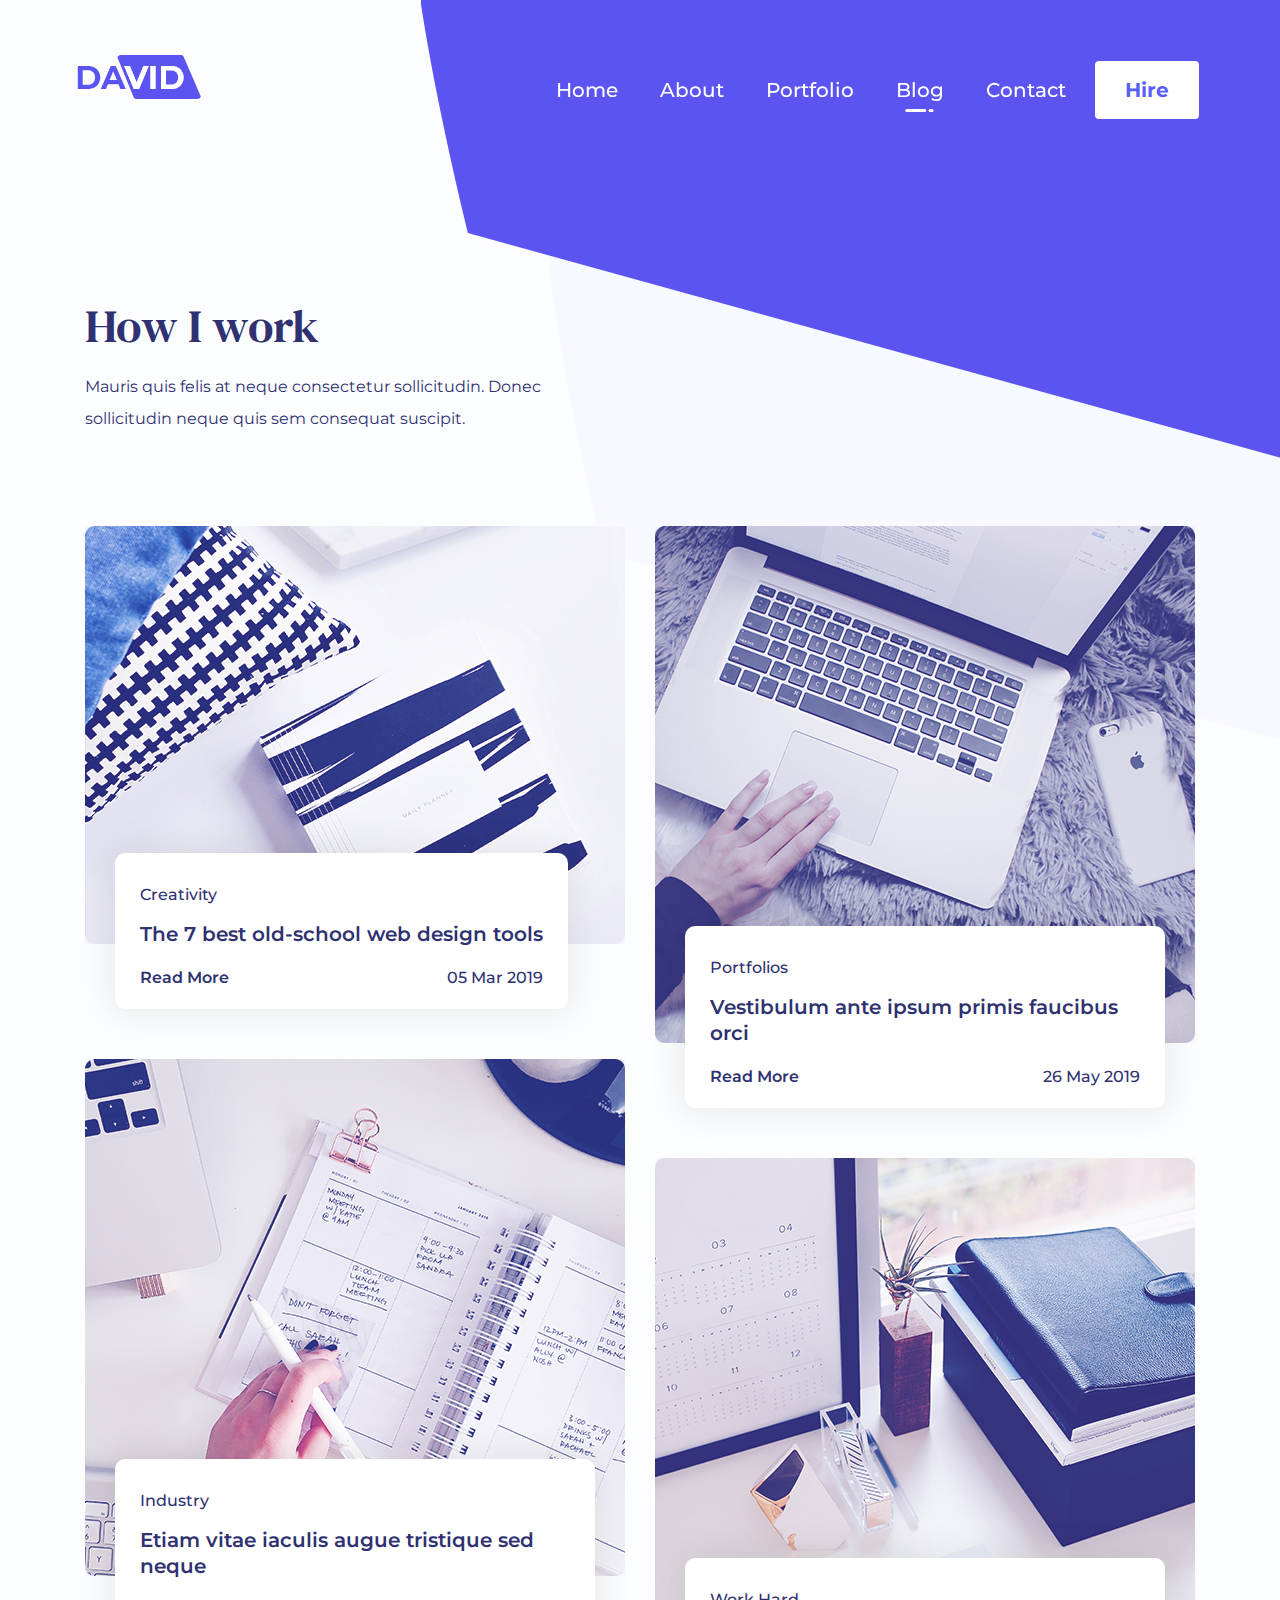
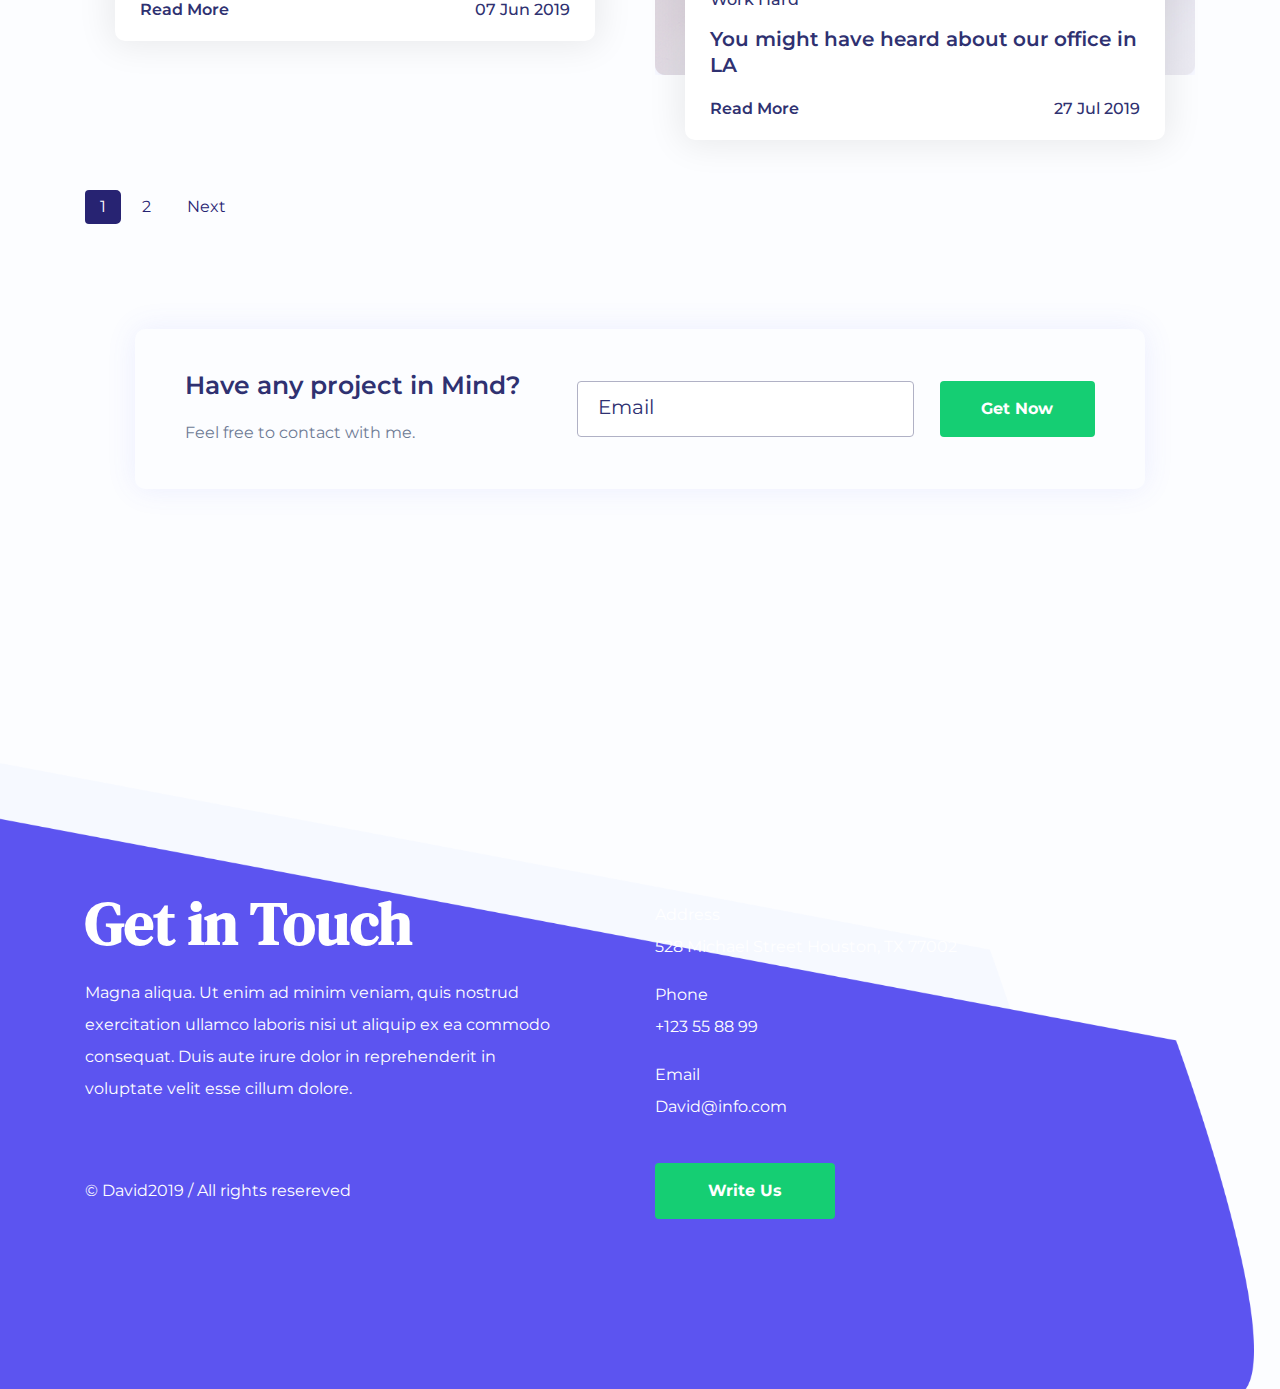
<file: blog.html>
<!doctype html>
<html class="no-js" lang="en">

	<head>
		<meta charset="utf-8">
		<title>David || Portfolio HTML Template</title>

		<!-- Responsive Meta -->
		<meta http-equiv="x-ua-compatible" content="ie=edge">
		<meta name="viewport" content="width=device-width, initial-scale=1, shrink-to-fit=no">

		<!--Favicon-->
		<link rel="shortcut icon" href="assets/images/fav.png" type="image/x-icon">
		<link rel="icon" href="assets/images/fav.png" type="image/x-icon">

		<!-- Stylesheets -->
	    <link rel="stylesheet" href="assets/css/font-awesome.min.css">
	    <link rel="stylesheet" href="assets/css/bootstrap.css">
	    <link rel="stylesheet" href="assets/css/slicknav.css">
	    <link rel="stylesheet" href="assets/css/slick.css">
	    <link rel="stylesheet" href="assets/css/slick-theme.css">
		<link rel="stylesheet" href="assets/css/style.css">
		<link rel="stylesheet" href="assets/css/responsive.css">
		
		
	</head>

	<body>
		
		<!-- Header Section Start -->
		<div class="header_area" id="header_area">
			<div class="for_header_background">
				<img src="assets/images/header_bg_shap.png" alt="header-background">
			</div>
			<div class="header_top_area" id="navbar">
				<div class="container-fluid">
					<div class="row">
						<div class="col-md-3 col-sm-3 col-3">
							<!-- Logo Box -->
							<div class="logo">
								<a href="index.html">
									<img src="assets/images/logo.png" alt="logo-image" />
								</a>
							</div>
						</div>
						<div class="col-md-9 col-sm-9 col-9 text-right align-items-center for_middle">
							
							<!-- Mobile menu start -->
		                    <div class="responsive-menu-wrap"></div>
		                    <!-- Mobile menu end -->
		                    
							<!-- Main Menu -->
							<div class="menu_area">
								<ul id="main-menu">
									<li><a href="index.html">Home</a></li>
									<li><a href="index.html#about_area">About</a></li>
									<li><a href="index.html#portfolio_area">Portfolio</a></li>
									<li class="active"><a href="index.html#blog">Blog</a>
										<ul>
											<li><a href="blog.html">Blog Masonry</a></li>
											<li><a href="blog-details.html">Blog Details</a></li>
										</ul>
									</li>
									<li><a href="#contact_area">Contact</a></li>
									<li><a href="#" class="hire_link">Hire</a></li>
								</ul>
							</div>
						</div>
					</div>
				</div>
			</div>
		</div>
		<div class="header-bottom-space"></div>
		<!-- Header Section End -->
		
		<!-- Blog Page Section Start -->
		<section class="blog_page_section">
			<div class="container">
				<div class="blog_header">
					<div class="row">
						<div class="col-sm-12">
							<h2>How I work</h2>
							<p>Mauris quis felis at neque consectetur sollicitudin. Donec <br>sollicitudin neque quis sem consequat suscipit.</p>
						</div>
					</div>
				</div>
				<div class="blog_content_inner">
					<div class="row blog_list">
						<div class="col-md-6 blog_item">
							<div class="single_blog">
								<img src="assets/images/blog/blog-image1.png" alt="">
								<div class="single_blog_content">
									<h6>Creativity</h6>
									<h4 class="blog-title"><a href="blog-details.html">The 7 best old-school web design tools</a></h4>
									<div class="single-blog-bottom">
										<a href="blog-details.html">Read More</a>
										<span class="date">05 Mar 2019</span>
									</div>
									
								</div>
							</div>
						</div>
						<div class="col-md-6 blog_item">
							<div class="single_blog">
								<img src="assets/images/blog/blog-image2.png" alt="">
								<div class="single_blog_content">
									<h6>Portfolios</h6>
									<h4 class="blog-title"><a href="blog-details.html">Vestibulum ante ipsum primis faucibus orci</a></h4>
									<div class="single-blog-bottom">
										<a href="blog-details.html">Read More</a>
										<span class="date">26 May 2019</span>
									</div>
								</div>
							</div>
						</div>
						<div class="col-md-6 blog_item">
							<div class="single_blog">
								<img src="assets/images/blog/blog-image3.png" alt="">
								<div class="single_blog_content">
									<h6>Industry</h6>
									<h4 class="blog-title"><a href="blog-details.html">Etiam vitae iaculis augue tristique sed neque</a></h4>
									<div class="single-blog-bottom">
										<a href="blog-details.html">Read More</a>
										<span class="date">07 Jun 2019</span>
									</div>
								</div>
							</div>
						</div>
						<div class="col-md-6 blog_item">
							<div class="single_blog">
								<img src="assets/images/blog/blog-image4.png" alt="">
								<div class="single_blog_content">
									<h6>Work Hard</h6>
									<h4 class="blog-title"><a href="blog-details.html">You might have heard about our office in LA</a></h4>
									<div class="single-blog-bottom">
										<a href="blog-details.html">Read More</a>
										<span class="date">27 Jul 2019</span>
									</div>
								</div>
							</div>
						</div>

					</div>
						
					<div class="row">
						<div class="col-lg-12">
							<nav aria-label="Page navigation">
								<ul class="pagination">
									<li class="page-item active"><a class="page-link" href="#">1</a></li>
									<li class="page-item"><a class="page-link" href="#">2</a></li>
									<li class="page-item"><a class="page-link" href="#">Next</a></li>
								</ul>
							</nav>
						</div>
					</div>
					
				</div>
			</div>
		</section>
		<!-- Blog Page Section End -->

		<!-- Contact Section Start -->
		<section class="contact_section">
			<div class="container">
				<div class="contact_inner">
					<div class="row align-items-center">
						<div class="col-lg-5 col-md-12">
							<div class="contact_left">
								<h4>Have any project in Mind?</h4>
								<p>Feel free to contact with me.</p>
							</div>
						</div>
						<div class="col-lg-7 col-md-12">
							<div class="contact_right">
								<form action="#" class="contact_form">
		                            <input type="email" placeholder="Email" class="form-control" required>
		                            <button type="submit" class="btn contact_btn">Get Now</button>
		                        </form>
							</div>
						</div>
					</div>
				</div>
			</div>
		</section>
		<!-- Contact Section End -->

		<!-- Footer Section Start -->
		<footer class="footer_section" id="contact_area">
			<div class="for_footer_background">
				<img src="assets/images/footer_bg_shap.png" alt="header-background">
			</div>
			<div class="container">
				<div class="footer_inner">
					<div class="row">
						<div class="col-lg-6 col-md-12">
							<div class="footer_left_site">
								<h2 class="footer_title">Get in Touch</h2>
								<p>Magna aliqua. Ut enim ad minim veniam, quis nostrud exercitation ullamco laboris nisi ut aliquip ex ea commodo consequat. Duis aute irure dolor in reprehenderit in voluptate velit esse cillum dolore.</p>
								<span>&copy; David2019 / All rights resereved</span>

							</div>
						</div>
						<div class="col-lg-6 col-md-12">
							<div class="footer_right_site">
								<p>Address<br>528 Michael Street Houston, TX 77002</p>
								<p>Phone<br><a href="#">+123 55 88 99</a></p>
								<p>Email<br><a href="mailto:David@info.com">David@info.com</a></p>
								<button class="btn write_us_btn">Write Us</button>
							</div>
						</div>
					</div>
					<div class="write_us_form">
						<form action="#">
							<div class="form_close"><i class="fa fa-close"></i></div>
	                        <input type="text" name="name" id="name" placeholder="Name" required>
	                        <input type="email" id="email" name="email" placeholder="E-mail" required>
	                        <textarea name="comment" placeholder="Message" required></textarea>
	                    	<button type="submit" class="btn write_us_send_btn">Send</button>
						</form>
					</div>
				</div>
			</div>
		</footer>
		<!-- Footer Section End -->


		
		
        <!-- All Plugins -->
		<!-- jQuery js -->
		<script src="assets/js/vendor/jquery-1.12.4.min.js"></script>
        <!-- Bootstrap JS -->
		<script src="assets/js/bootstrap.min.js"></script>
        <!-- SlickNav JS -->
		<script src="assets/js/jquery.slicknav.min.js"></script>
        <!-- jQuery One Page Nav JS -->
		<script src="assets/js/jquery-one-page-nav.js"></script>
        <!-- jQuery Skill Bar JS -->
		<script src="assets/js/skill.bars.jquery.js"></script>
        <!-- Isotope JS -->
		<script src="assets/js/isotope.pkgd.min.js"></script>
        <!-- Slick JS -->
		<script src="assets/js/slick.min.js"></script>
        <!-- Aos Animation JS -->
		<script src="assets/js/aos.min.js"></script>
        <!-- LucidScroll Scrolling JS -->
		<script src="assets/js/lucid.js"></script>
		<!-- Main JS -->
		<script src="assets/js/main.js"></script>


	</body>

</html>
</file>
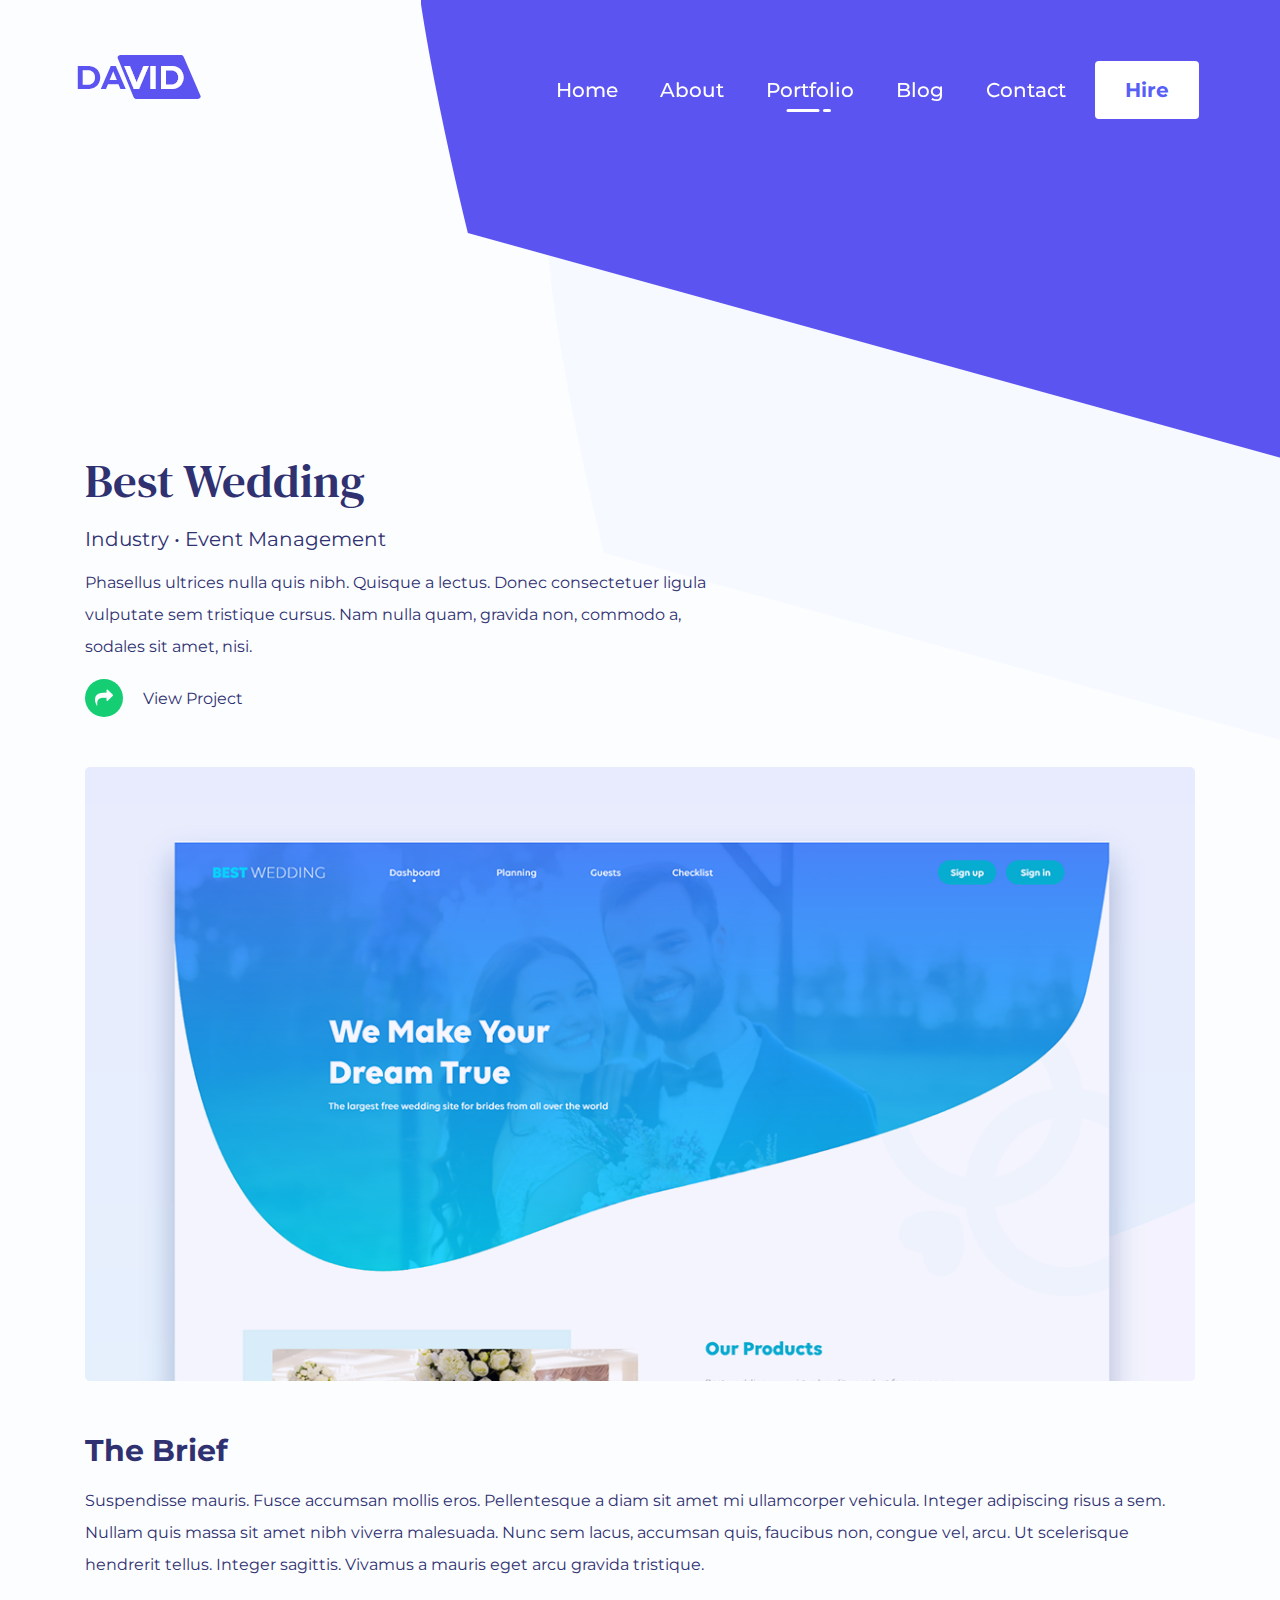
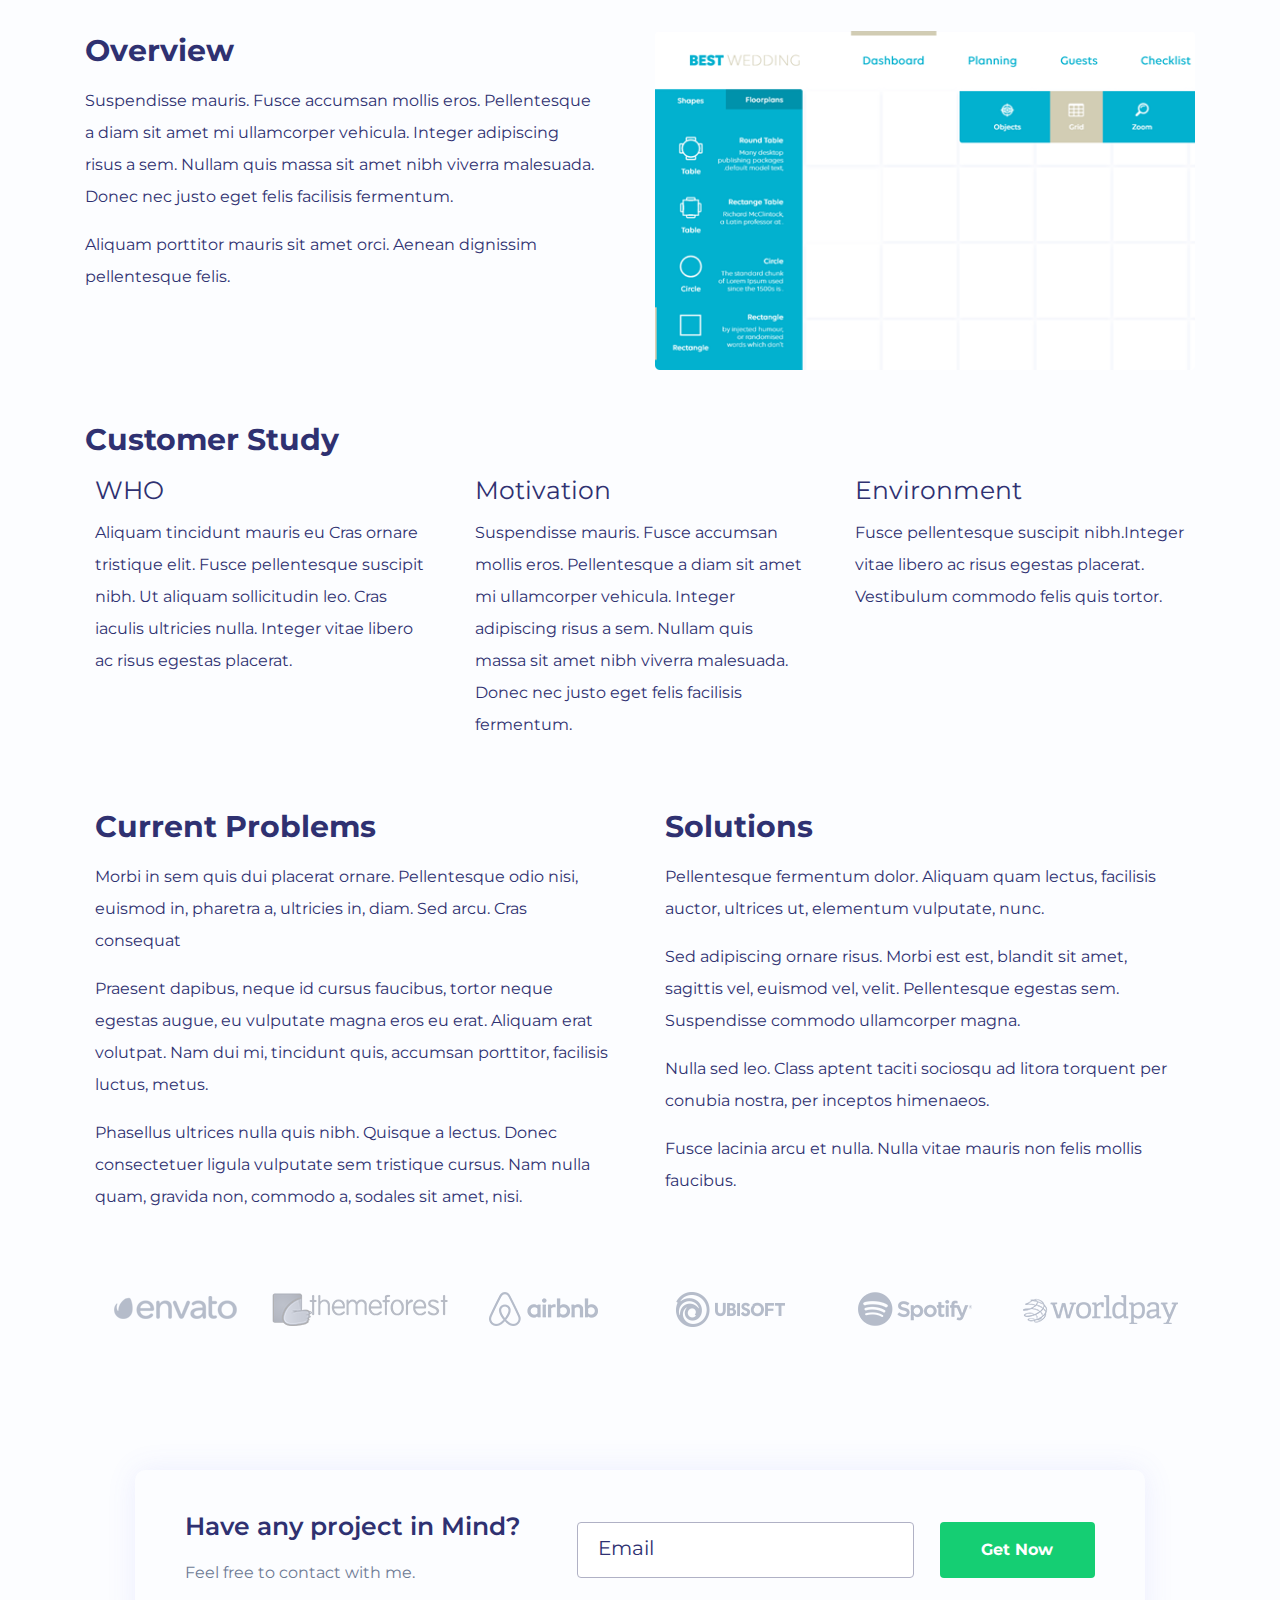
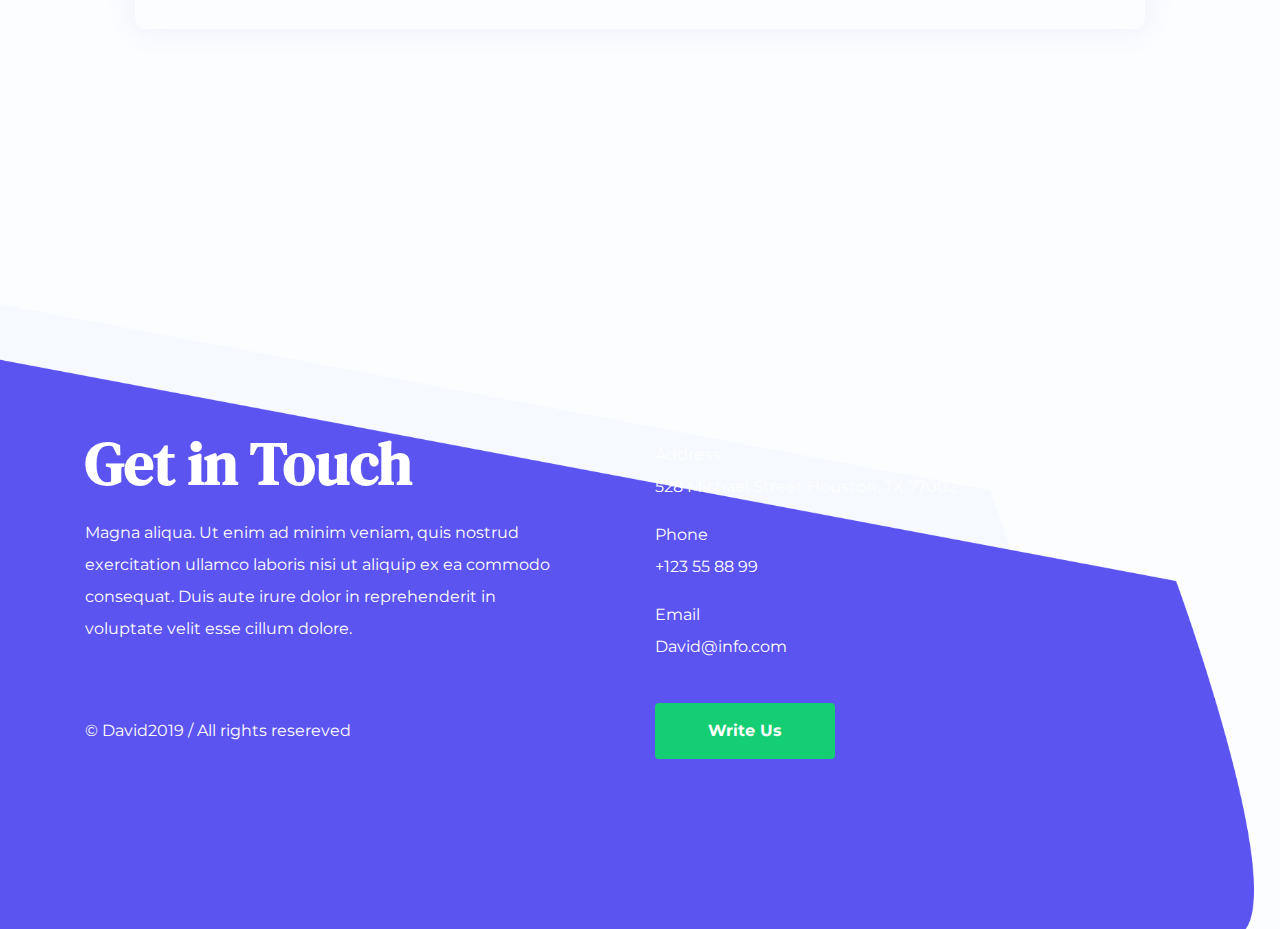
<file: case-study.html>
<!doctype html>
<html class="no-js" lang="en">

	<head>
		<meta charset="utf-8">
		<title>David || Portfolio HTML Template</title>

		<!-- Responsive Meta -->
		<meta http-equiv="x-ua-compatible" content="ie=edge">
		<meta name="viewport" content="width=device-width, initial-scale=1, shrink-to-fit=no">

		<!--Favicon-->
		<link rel="shortcut icon" href="assets/images/fav.png" type="image/x-icon">
		<link rel="icon" href="assets/images/fav.png" type="image/x-icon">

		<!-- Stylesheets -->
	    <link rel="stylesheet" href="assets/css/font-awesome.min.css">
	    <link rel="stylesheet" href="assets/css/bootstrap.css">
	    <link rel="stylesheet" href="assets/css/slicknav.css">
	    <link rel="stylesheet" href="assets/css/slick.css">
	    <link rel="stylesheet" href="assets/css/slick-theme.css">
		<link rel="stylesheet" href="assets/css/style.css">
		<link rel="stylesheet" href="assets/css/responsive.css">
		
		
	</head>

	<body>
		
		<!-- Header Section Start -->
		<div class="header_area" id="header_area">
			<div class="for_header_background">
				<img src="assets/images/header_bg_shap.png" alt="header-background">
			</div>
			<div class="header_top_area">
				<div class="container-fluid">
					<div class="row">
						<div class="col-md-3 col-sm-3 col-3">
							<!-- Logo Box -->
							<div class="logo">
								<a href="index.html">
									<img src="assets/images/logo.png" alt="logo-image" />
								</a>
							</div>
						</div>


						<div class="col-md-9 col-sm-9 col-9 text-right align-items-center for_middle">

							<!-- Mobile menu start -->
		                    <div class="responsive-menu-wrap"></div>
		                    <!-- Mobile menu end -->
		                    
							<!-- Main Menu -->
							<div class="menu_area">
								<ul id="main-menu">
									<li><a href="index.html">Home</a></li>
									<li><a href="index.html#about_area">About</a></li>
									<li class="active"><a href="index.html#portfolio_area">Portfolio</a></li>
									<li><a href="index.html#blog">Blog</a>
										<ul>
											<li><a href="blog.html">Blog Masonry</a></li>
											<li><a href="blog-details.html">Blog Details</a></li>
										</ul>
									</li>
									<li><a href="#contact_area">Contact</a></li>
									<li><a href="#" class="hire_link">Hire</a></li>
								</ul>
							</div>
						</div>
					</div>
				</div>
			</div>
		</div>
		<div class="header-bottom-space-two"></div>
		<!-- Header Section End -->
	







	<div class="case-study-page">
		<div class="container">
			<div class="row">
				<div class="col-lg-12">
					<div class="case-study-wrap">

						<!-- case-textone-content -->
						<div class="row">
							<div class="col-lg-7">
								<div class="case-text-inner case-textone-content">
									<h2>Best Wedding</h2>
									<h5>Industry • Event Management</h5>
									<p>Phasellus ultrices nulla quis nibh. Quisque a lectus. Donec consectetuer ligula vulputate sem tristique cursus. Nam nulla quam, gravida non, commodo a, sodales sit amet, nisi.</p>

									<div class="back-btn">
										<i class="fa fa-reply"></i>View Project
									</div>
								</div>
								
							</div>
						</div>
						<div class="row">
							<div class="col-lg-12">
								<div class="case-text-inner case-thumb">
									<img src="assets/images/portfolio/case-study-d1.png" alt="Portfolio-image">
								</div>
								
							</div>
						</div>
						<!-- case-texttwo-content -->
						<div class="row">
							<div class="col-lg-12">
								<div class="case-text-inner case-texttwo-content">
									<h3>The Brief</h3>
									<p>Suspendisse mauris. Fusce accumsan mollis eros. Pellentesque a diam sit amet mi ullamcorper vehicula. Integer adipiscing risus a sem. Nullam quis massa sit amet nibh viverra malesuada. Nunc sem lacus, accumsan quis, faucibus non, congue vel, arcu. Ut scelerisque hendrerit tellus. Integer sagittis. Vivamus a mauris eget arcu gravida tristique.</p>					
								</div>
								
							</div>
						</div>
						<!-- case-textthree-content -->
						<div class="case-text-inner ">
							<div class="row">
								<div class="col-lg-6">
									<div class="case-textthree-content">
										<h3>Overview</h3>
										<p>Suspendisse mauris. Fusce accumsan mollis eros. Pellentesque a diam sit amet mi ullamcorper vehicula. Integer adipiscing risus a sem. Nullam quis massa sit amet nibh viverra malesuada. Donec nec justo eget felis facilisis fermentum.</p>
										<p> Aliquam porttitor mauris sit amet orci. Aenean dignissim pellentesque felis.</p>
									</div>
								</div>
								<div class="col-lg-6">
									<div class="case-textthree-img">
										<img src="assets/images/portfolio/case-study-d2.png" alt="Portfolio-image">
									</div>
								</div>
							</div>
						</div>
						<!-- case-textfour-content -->
						<div class="case-text-inner case-textfour-content">
							<div class="row">
								<div class="col-lg-12">
									<div class="case-textfour-title">
										<h3>Customer Study</h3>
									</div>
								</div>
								<div class="col-lg-4">
									<div class="case-textfour-col">
										<h4>WHO</h4>
										<p>Aliquam tincidunt mauris eu 
										Cras ornare tristique elit.
										Fusce pellentesque suscipit nibh.
										Ut aliquam sollicitudin leo.
										Cras iaculis ultricies nulla.
										Integer vitae libero ac risus egestas placerat.</p>
									</div>
								</div>
								<div class="col-lg-4">
									<div class="case-textfour-col">
										<h4>Motivation</h4>
										<p>Suspendisse mauris. Fusce accumsan mollis eros. Pellentesque a diam sit amet mi ullamcorper vehicula. Integer adipiscing risus a sem. Nullam quis massa sit amet nibh viverra malesuada. Donec nec justo eget felis facilisis fermentum. </p>
									</div>
								</div>
								<div class="col-lg-4">
									<div class="case-textfour-col">
										<h4>Environment</h4>
										<p>Fusce pellentesque suscipit nibh.Integer vitae libero ac risus egestas placerat. Vestibulum commodo felis quis tortor.</p>
									</div>
								</div>
							</div>
						</div>
						<!-- case-textfive-content -->
						<div class="case-text-inner case-textfive-content">
							<div class="row">
								<div class="col-lg-6">
									<div class="case-textfive-col">
										<h3>Current Problems</h3>
										<p>Morbi in sem quis dui placerat ornare. Pellentesque odio nisi, euismod in, pharetra a, ultricies in, diam. Sed arcu. Cras consequat</p>
										<p>Praesent dapibus, neque id cursus faucibus, tortor neque egestas augue, eu vulputate magna eros eu erat. Aliquam erat volutpat. Nam dui mi, tincidunt quis, accumsan porttitor, facilisis luctus, metus.</p>
										<p>Phasellus ultrices nulla quis nibh. Quisque a lectus. Donec consectetuer ligula vulputate sem tristique cursus. Nam nulla quam, gravida non, commodo a, sodales sit amet, nisi.</p>
									</div>
								</div>
								<div class="col-lg-6">
									<div class="case-textfive-col">
										<h3>Solutions</h3>
										<p>Pellentesque fermentum dolor. Aliquam quam lectus, facilisis auctor, ultrices ut, elementum vulputate, nunc.</p>
										<p>Sed adipiscing ornare risus. Morbi est est, blandit sit amet, sagittis vel, euismod vel, velit. Pellentesque egestas sem. Suspendisse commodo ullamcorper magna.</p>
										<p>Nulla sed leo. Class aptent taciti sociosqu ad litora torquent per conubia nostra, per inceptos himenaeos.</p>
										<p>Fusce lacinia arcu et nulla. Nulla vitae mauris non felis mollis faucibus.</p>
									</div>
								</div>
							</div>
						</div>

					</div>
				</div>
			</div>
		</div>
	</div>















		<!-- Client Section Start -->
		<div class="client_section">
			<div class="container">
				<!-- Client List Start -->
				<div class="client_list">
					<!-- Single Client -->
					<div class="single_client">
						<img src="assets/images/client/client-1.png" alt="Client-One">
					</div>
					<!-- Single Client -->
					<div class="single_client">
						<img src="assets/images/client/client-2.png" alt="Client-Two">
					</div>
					<!-- Single Client -->
					<div class="single_client">
						<img src="assets/images/client/client-3.png" alt="Client-Three">
					</div>
					<!-- Single Client -->
					<div class="single_client">
						<img src="assets/images/client/client-4.png" alt="Client-Four">
					</div>
					<!-- Single Client -->
					<div class="single_client">
						<img src="assets/images/client/client-5.png" alt="Client-Five">
					</div>
					<!-- Single Client -->
					<div class="single_client">
						<img src="assets/images/client/client-6.png" alt="Client-Six">
					</div>
					<!-- Single Client -->
					<div class="single_client">
						<img src="assets/images/client/client-1.png" alt="Client-One">
					</div>
					<!-- Single Client -->
					<div class="single_client">
						<img src="assets/images/client/client-2.png" alt="Client-Two">
					</div>
					<!-- Single Client -->
					<div class="single_client">
						<img src="assets/images/client/client-3.png" alt="Client-Three">
					</div>
					<!-- Single Client -->
					<div class="single_client">
						<img src="assets/images/client/client-4.png" alt="Client-Four">
					</div>
					<!-- Single Client -->
					<div class="single_client">
						<img src="assets/images/client/client-5.png" alt="Client-Five">
					</div>
					<!-- Single Client -->
					<div class="single_client">
						<img src="assets/images/client/client-6.png" alt="Client-Six">
					</div>
				</div>
				<!-- Client List End -->
			</div>
		</div>
		<!-- Client Section End -->

		<!-- Contact Section Start -->
		<section class="contact_section">
			<div class="container">
				<div class="contact_inner">
					<div class="row align-items-center">
						<div class="col-lg-5 col-md-12">
							<div class="contact_left">
								<h4>Have any project in Mind?</h4>
								<p>Feel free to contact with me.</p>
							</div>
						</div>
						<div class="col-lg-7 col-md-12">
							<div class="contact_right">
								<form action="#" class="contact_form">
		                            <input type="email" placeholder="Email" class="form-control" required>
		                            <button type="submit" class="btn contact_btn">Get Now</button>
		                        </form>
							</div>
						</div>
					</div>
				</div>
			</div>
		</section>
		<!-- Contact Section End -->

		<!-- Footer Section Start -->
		<footer class="footer_section" id="contact_area">
			<div class="for_footer_background">
				<img src="assets/images/footer_bg_shap.png" alt="header-background">
			</div>
			<div class="container">
				<div class="footer_inner">
					<div class="row">
						<div class="col-lg-6 col-md-12">
							<div class="footer_left_site">
								<h2 class="footer_title">Get in Touch</h2>
								<p>Magna aliqua. Ut enim ad minim veniam, quis nostrud exercitation ullamco laboris nisi ut aliquip ex ea commodo consequat. Duis aute irure dolor in reprehenderit in voluptate velit esse cillum dolore.</p>
								<span>&copy; David2019 / All rights resereved</span>

							</div>
						</div>
						<div class="col-lg-6 col-md-12">
							<div class="footer_right_site">
								<p>Address<br>528 Michael Street Houston, TX 77002</p>
								<p>Phone<br><a href="#">+123 55 88 99</a></p>
								<p>Email<br><a href="mailto:David@info.com">David@info.com</a></p>
								<button class="btn write_us_btn">Write Us</button>
							</div>
						</div>
					</div>
					<div class="write_us_form">
						<form action="#">
							<div class="form_close"><i class="fa fa-close"></i></div>
	                        <input type="text" name="name" id="name" placeholder="Name" required>
	                        <input type="email" id="email" name="email" placeholder="E-mail" required>
	                        <textarea name="comment" placeholder="Message" required></textarea>
	                    	<button type="submit" class="btn write_us_send_btn">Send</button>
						</form>
					</div>
				</div>
			</div>
		</footer>
		<!-- Footer Section End -->


		
		
        <!-- All Plugins -->
		<!-- jQuery js -->
		<script src="assets/js/vendor/jquery-1.12.4.min.js"></script>
        <!-- Bootstrap JS -->
		<script src="assets/js/bootstrap.min.js"></script>
        <!-- SlickNav JS -->
		<script src="assets/js/jquery.slicknav.min.js"></script>
        <!-- jQuery One Page Nav JS -->
		<script src="assets/js/jquery-one-page-nav.js"></script>
        <!-- jQuery Skill Bar JS -->
		<script src="assets/js/skill.bars.jquery.js"></script>
        <!-- Isotope JS -->
		<script src="assets/js/isotope.pkgd.min.js"></script>
        <!-- Slick JS -->
		<script src="assets/js/slick.min.js"></script>
        <!-- Aos Animation JS -->
		<script src="assets/js/aos.min.js"></script>
        <!-- LucidScroll Scrolling JS -->
		<script src="assets/js/lucid.js"></script>
		<!-- Main JS -->
		<script src="assets/js/main.js"></script>


	</body>

</html>
</file>
<file: assets/css/style.css>
/*========== Css For David ==========*/

/*========== TABLE OF CONTENTS ============
1. Import CSS
2. Typography Settings
3. Basic CSS
4. Font-face
5. Header Section
6. About Section
7. Capabilitie Section
8. Experience Section
9. Portfolio Section
10. Testimonial Section

==================================================*/

@import url('https://fonts.googleapis.com/css?family=DM+Serif+Text:400,400i|Montserrat:300,400,400i,500,600,700&display=swap');

body {
    color: #2f3171;
    font-weight: 400;
    background: #fcfdff;
    font-size: 16px;
    line-height: 2;
    font-family: 'Montserrat', sans-serif;
}

* {
  margin: 0px;
  padding: 0px;
  border: none;
  outline: none;
}

h1,
h2,
h3,
h4,
h5,
h6 {
    font-family: 'Montserrat', sans-serif;
    font-weight: 600;
    margin: 0px;
    font-style: normal;
    color: #2f3171;
    line-height: 1.3;
}

h1 a,
h2 a,
h3 a,
h4 a,
h5 a,
h6 a {
    color: #2f3171;
}

h1 {
  font-size: 45px;
  font-weight: 800;
}
h2 {
  font-size: 35px;
  font-weight: 700;
}
h3 {
  font-size: 30px;
  font-weight: 700;
  margin-bottom: 15px;
}
h4 {
  font-size: 25px;
}
h5 {
  font-size: 20px
}
h6 {
  font-size: 16px;
}


/* ======================================= 
    Basic CSS Start
   ======================================= */
ul {
  margin: 0;
  padding: 0;
}
li {
  list-style: none;
}
a:focus {
  outline: 0 solid;
}
a, a:hover {
  text-decoration: none;
  -webkit-transition: all ease 0.6s;
  transition: all ease 0.6s;
}
img {
  max-width: 100%;
  height: auto;
}
input:focus, button:focus {
  outline: 0;
  box-shadow: none;
}

html, body {
  height: 100%;
}

::-moz-selection {
  background: #575ff5;
  color: #fff;
}
::selection {
  background: #575ff5;
  color: #fff;
}
.slicknav_menu {
  display: none;
}
.section-padding {
  padding: 150px 0;
}
.header-bottom-space {
    height: 285px;
}
.header-bottom-space-two{
  height: 450px;
}


.sec-title {
    margin-bottom: 30px;
}
.sec-title h2 {
  font-size: 47px;
  font-family: 'DM Serif Text', serif;
  font-weight: 400;
}

.sec-title h6 {
    margin-bottom: 15px;
    text-transform: uppercase;
    font-weight: 500;
    color: #5c54f0;
}

.btn-bg {
    color: #fff;
    background-color: #15ce73;
    font-weight: 700;
    border-radius: 4px;
    text-align: center;
    padding: 13px 15px;
    min-width: 200px;
    display: inline-block;
    transform: perspective(1px) translateZ(0);
}
.btn-bg:hover {
  color: #fff;
  transform: translateY(-8px);
  box-shadow: 0px 10px 30px 0px rgba(87, 95, 245, .15);
}

/* ======================================= 
    Basic CSS End
   ======================================= */



/* ======================================= 
    Header Section CSS Start
   ======================================= */
.logo a {
    display: inline-block;
}
.fixed-menu .logo a {
    margin-top: 10px;
}
.header_area {
  position: relative;
}
.for_header_background {
  position: absolute;
  top: 0;
  right: 0;
}
.header_top_area {
  padding: 55px 60px;
  position: fixed;
  transition: 0.65s;
  top: 0;
  left: 0;
  width: 100%;
  z-index: 99;
}
.fixed-menu {
  background: #fcfdff;
  padding: 15px 60px;
  box-shadow: 0px 0px 30px 0px rgba(87, 95, 245, .10);
}
.for_middle {
  display: flex;
}
.menu_area {
  width: 100%;
}
.menu_area ul {
  margin: 0;
  padding: 0;
  display: block;
}
.menu_area ul li {
    position: relative;
    list-style: none;
    display: inline-block;
    padding: 15px 6px;
}
.menu_area ul li a {
  color: #fff;
  font-size: 20px;
  font-weight: 500;
  padding: 10px 13px;
  border-radius: 3px;
  position: relative;
}
.menu_area ul li ul {
    visibility: hidden;
    position: absolute;
    background: #FCFDFF;
    text-align: left;
    width: 230px;
    opacity: 0;
    top: 75px;
    padding: 10px 0;
    left: 0;
    box-shadow: 0px 0px 30px 0px rgba(87, 95, 245, .10);
    transition: all 0.3s ease 0s;
    border-radius: 5px;
}
.menu_area ul li:hover ul {
    visibility: visible;
    opacity: 1;
    top: 82px;
}
.menu_area ul li ul li {
  padding: 0;
  display: block;
}
.menu_area ul li ul li a {
    color: #2f3171;
    display: block;
    padding: 10px;
    font-weight: 500;
    font-size: 16px;
    padding-left: 25px;
}
.menu_area ul li ul li a:hover {
    color: #5c54f0;
}
.menu_area ul li ul li a:before, .menu_area ul li ul li a:after, .fixed-menu ul li.active ul li a:before, .fixed-menu  ul li.active ul li a:after  {
  height: 0;
}
.fixed-menu .menu_area ul li a {
  color: #5c54f0;
}
.fixed-menu .menu_area ul li ul a {
  color: #868692;
}
.menu_area ul li a:before, .menu_area ul li.active a:before {
    position: absolute;
    content: '';
    bottom: 0;
    left: 44%;
    width: 0;
    height: 3px;
    background: #fff;
    border-radius: 10px;
    transform: translate(-50%);
    transition: all ease .4s;
}
.fixed-menu ul li a:before, .fixed-menu ul li.active a:before {
  background: #5c54f0;
}
.menu_area ul li a:hover:before, .menu_area ul li.active a:before {
  width: 29%;
}
.menu_area ul li a:after, .menu_area ul li.active a:after {
    position: absolute;
    content: '';
    bottom: 0;
    right: 35%;
    width: 0;
    height: 3px;
    background: #fff;
    border-radius: 10px;
    transform: translate(50%);
    transition: all ease .4s;
}
.fixed-menu  ul li a:after, .fixed-menu  ul li.active a:after {
  background: #5c54f0;
}
.menu_area ul li a:hover:after, .menu_area ul li.active a:after {
  width: 7%;
}
.hire_link {
  background: #fff;
  color: #575ff5 !important;
  font-weight: 700 !important;
  padding: 17px 30px !important;
  border-radius: 4px !important;
}
.fixed-menu .hire_link {
  background: #575ff5;
  color: #fff !important;
}


/* hero-section */

.hero-section {
    padding: 225px 0 150px;
}
.hero-content {
  position: relative;
  z-index: 1;
}
.hero-content h1 {
    font-family: 'DM Serif Text', serif;
    color: #2f3171;
    font-size: 95px;
    margin: 5px 0 15px;
    font-weight: 400;
    line-height: 100px;
}
.hero-content h2 {
    color: #2f3171;
    font-size: 60px;
    font-weight: 300;
    margin-bottom: 0;
}
.hero-content h3 {
    color: #2f3171;
    font-weight: 300;
}
.hero-content p {
    margin-bottom: 55px;
    color: #3a4175;
    max-width: 600px;
}


/* ======================================= 
    Header Section CSS End
   ======================================= */


/* ======================================= 
    About Section CSS Start
   ======================================= */
.about-section {
    position: relative;
    padding: 150px 0 150px;
}
.about-image-wrap {
    text-align: center;
}
.for_left_shap {
  position: absolute;
  width: 36%;
  left: 0;
  top: 0;
}


/* ======================================= 
    About Section CSS End
   ======================================= */


/* ======================================= 
    Capabilitie Section CSS Start
   ======================================= */
.capabilitie_area {
    position: relative;
    padding: 145px 0 120px;
}
.for_right_shap {
  position: absolute;
  width: 36%;
  right: 0;
  top: 0;
}
.section_title {
  margin-bottom: 40px;
  color: #2f3171;
  font-size: 60px;
}
.capabilitie_area .col-lg-2 {
    padding-left: 10px;
    padding-right: 10px;
}
.single_capabilitie {
  margin-bottom: 30px;
  border-radius: 4px;
}
.capabilitie-inner {
  height: 100px;
  position: relative;
  margin: auto;
  margin: 0 10px;
}
.skillbar-title {
    padding: 15px 5px 0;
    color: #2f3171;
    font-weight: 600;
    margin-bottom: 5px;
    text-transform: capitalize;
}
.skillbar {
  width: 95%;
  height: auto;
  margin: auto;
}
.skill-bar-percent {
  font-size: 25px;
  font-weight: 700;
  color: #2f3171;
  padding-left: 3px;
}
.skill-bar-wrap {
    height: 1px;
    position: absolute;
    background: #6367EB;
    width: 100%;
    left: 0px;
    bottom: -8px;
    border-radius: 4px;
}
.skillbar-bar {
    height: 3px;
    width: 0px;
    background: #15ce73;
    margin-top: -1px;
    color: green;
}

/* ======================================= 
    Capabilitie Section CSS End
   ======================================= */


/* ======================================= 
    Experience Section CSS Start
   ======================================= */
.experience_sectoin {
    position: relative;
    padding: 150px 0 130px;
}
.btn-link:focus, .btn-link.focus, .btn-link:hover {
  text-decoration: none;
}
.accordion .card {
  margin-bottom: 20px;
}
.card .card-header {
  padding: 0;
  background-color: transparent;
  border: none;
}
.card .card-header button.btn.btn-link.collapsed, .card .card-header button.btn.btn-link {
  color: #fff;
  width: 100%;
  border: none;
  font-size: 16px;
  font-weight: 600;
  text-align: left;
  padding: 18px 35px;
  background: #5c54f0;
  position: relative;
}
.card .card-header button.btn.btn-link {
  background: #15ce73;
}
.accordion .card:not(:first-of-type):not(:last-of-type), .accordion .card:first-of-type, .accordion .card:last-of-type {
  border: none;
}
.card .card-body {
    background: #fcfdff;
    padding: 20px 20px 10px 20px;
}
.card .card-body p {
    margin-bottom: 0;
}
.card .card-body span {
  color: #2f3171;
  font-weight: 500;
}
.card-header button.btn.btn-link.collapsed i, .card-header button.btn.btn-link i {
  position: absolute;
  right: 25px;
  top: 24px;
  font-size: 12px;
  transform: rotate(90deg);
  transition: all ease 0.6s;
}
.card-header button.btn.btn-link i {
  transform: rotate(-90deg);
  transition: all ease 0.4s;
}
/* ======================================= 
    Experience Section CSS End
   ======================================= */


/* ======================================= 
    Portfolio Section CSS Start
   ======================================= */
.portfolio_section {
    position: relative;
    padding: 145px 0 120px;
}
.portfolio_content {
  margin: 0 0 40px;
}
.portfolio_content p a {
    color: #15ce73;
    font-weight: 500;
}
.single-portfolio {
    position: relative;
    margin-bottom: 30px;
    text-align: center;
}
.single-portfolio img {
  border-radius: 5px;
}
.portfolio_hover_content {
    left: 0;
    bottom: 0;
    opacity: 0;
    position: absolute;
    padding: 34px 46px 17px 20px;
    background: #5c54f0;
    border-radius: 0px 0px 0px 5px;
    transition: all ease .5s;
}
.single-portfolio:hover .portfolio_hover_content {
  opacity: 1;
}
.portfolio_hover_content span {
  color: #fff;
  display: block;
  font-size: 18px;
  font-weight: 600;
}

/* ======================================= 
    Portfolio Section CSS End
   ======================================= */


/* ======================================= 
    Testimonial Section CSS Start
   ======================================= */
.testimonial_section {
    position: relative;
    padding: 145px 0 100px;
}
.testimonial_content {
  margin-bottom: 80px;
}
.single_testimonial .testimonial_img {
  width: 30%;
  float: left;
  padding-top: 10px;
  padding-left: 50px;
}
.single_testimonial .author_comment {
  width: 70%;
  float: left;
  padding: 0 30px;
}
.author_comment h4 {
  color: #5c54f0;
  margin-bottom: 15px;
}
.author_comment p {
    font-weight: 400;
    margin-bottom: 35px;
    margin-top: 6px;
    position: relative;
}
.author_comment h6 {
  color: #6e7b95;
  font-weight: 400;
}
.author_comment p i.fa.fa-quote-left {
  color: #5c54f0;
  position: absolute;
  top: -5px;
  left: 0;
  font-size: 18px;
}
.author_comment p i.fa.fa-quote-right {
  color: #5c54f0;
  position: absolute;
  bottom: 12px;
  font-size: 18px;
}
.slick-slider .slick-arrow {
  width: 35px;
  height: 35px;
  color: #fff;
  background: #5c54f0;
  font-size: 17px;
  border-radius: 50%;
  line-height: 35px;
  text-align: center;
  cursor: pointer;
  position: absolute;
    left: 33%;
    bottom: -19%;
  z-index: 1;
  transition: all ease 0.4s;
  -webkit-transition: all ease 0.4s;
}
.slick-slider i.fa.fa-angle-right.slick-arrow {
  left: 38%;
  background: #15ce73;
}
.slick-slider .slick-arrow:hover {
  background: #15ce73;
}
/* ======================================= 
    Testimonial Section CSS End
   ======================================= */


/* ======================================= 
    Client Section CSS Start
   ======================================= */
.client_section {
    padding: 10px 0 50px;
}
/* ======================================= 
    Client Section CSS End
   ======================================= */


/* ======================================= 
    Contact Section CSS Start
   ======================================= */
.contact_section {
  padding: 80px 0 0;
}
.contact_left h3 {
  color: #2f3171;
}
.contact_btn {
  color: #fff;
  background-color: #15ce73;
  font-weight: 700;
  border-radius: 4px;
  padding: 15px 30px;
  display: inline-block;
}
.contact_inner {
  padding: 40px 50px;
  margin: 0 50px;
  border-radius: 10px;
  box-shadow: 0px 0px 30px 0px rgba(87, 95, 245, .10);
}
.contact_left h4 {
    margin-bottom: 15px;
}
.contact_left p {
    color: #6e7b95;
    margin-bottom: 0;
}

.contact_form input:focus, .contact_form button:focus {
  outline: 0;
  box-shadow: none;
}
.contact_form input:focus {
  border-color: #5c54f0;
}
.contact_form input {
  float: left;
  width: 65%;
  height: 56px;
  padding-left: 20px;
  border-color: #b0b1c5;
}
.contact_form input[type="email"]::-webkit-input-placeholder {
  color: #2f3171;
  font-size: 20px;
  font-weight: 400;
}
.contact_form input[type="email"]::-moz-placeholder {
  color: #2f3171;
  font-size: 20px;
  font-weight: 400;
}
.contact_form input[type="email"]:-ms-input-placeholder {
  color: #2f3171;
  font-size: 20px;
  font-weight: 400;
}
.contact_form input[type="email"]:-moz-placeholder {
  color: #2f3171;
  font-size: 20px;
  font-weight: 400;
}
.contact_form input[type="email"]::placeholder {
  color: #2f3171;
  font-size: 20px;
  font-weight: 400;
}
.contact_form button {
  float: right;
  width: 30%;
}

/* ======================================= 
    Contact Section CSS End
   ======================================= */


/* ======================================= 
    Footer Section CSS Start
   ======================================= */
.footer_section {
  color: #fff;
  padding: 315px 0 120px;
  position: relative;
}
.footer_section .footer_inner {
  position: relative;
  overflow: hidden;
  margin-top: 80px;
  min-height: 385px;
}
.for_footer_background {
  position: absolute;
  left: 0;
  bottom: 0;
  width: 94%;
}
.footer_title {
    color: #fff;
    font-size: 60px;
    margin-bottom: 15px;
    font-family: 'DM Serif Text', serif;
}
.footer_left_site {
  margin: 0px 50px 0 0;
}
.footer_left_site p {
  color: #fff;
  margin-bottom: 70px;
}
.footer_right_site {
  margin: 15px 0 0px;
}
.footer_right_site p {
  color: #fff;
}
.footer_right_site p a {
  color: #fff;
}
.footer_right_site p:last-of-type {
  margin-bottom: 40px;
}
.write_us_btn {
    color: #fff;
    background-color: #15ce73;
    font-weight: 700;
    border-radius: 4px;
    padding: 15px;
    display: inline-block;
    min-width: 180px;
}
.write_us_btn:focus {
  outline: 0;
  box-shadow: none;
}

/* Write Us Form CSS */
.write_us_form {
  top: 0;
  left: 0;
  width: 100%;
  padding: 30px 0;
  position: absolute;
  transform: translateY(-100%);
  transition: all ease .6s;
}
.write_us_form.active_form {
  transform: translateY(-20px);
}
.write_us_form form {
  width: 520px;
  margin: 0 auto;
}
.write_us_form .form_close {
  float: right;
  color: #fff;
  border: none;
  cursor: pointer;
  background: inherit;
  transform: translate(-2px, -45%);
}
.write_us_form input {
  width: 100%;
  color: #fff;
  border: none;
  margin-bottom: 20px;
  background: inherit;
  border-bottom: 1px solid #fff;
  padding-left: 18px;
  padding-bottom: 20px;
}
.write_us_form input::-webkit-input-placeholder, .write_us_form textarea::-webkit-input-placeholder {
  color: #fff;
  font-size: 20px;
  font-weight: 500;
}
.write_us_form input::-moz-placeholder, .write_us_form textarea::-moz-placeholder {
  color: #fff;
  font-size: 20px;
  font-weight: 500;
}
.write_us_form input:-ms-input-placeholder, .write_us_form textarea:-ms-input-placeholder {
  color: #fff;
  font-size: 20px;
  font-weight: 500;
}
.write_us_form input:-moz-placeholder, .write_us_form textarea:-moz-placeholder {
  color: #fff;
  font-size: 20px;
  font-weight: 500;
}
.write_us_form input::placeholder, .write_us_form textarea::placeholder {
  color: #fff;
  font-size: 20px;
  font-weight: 500;
}
.write_us_form textarea {
  resize: none;
  width: 100%;
  color: #fff;
  border: none;
  background: inherit;
  margin-bottom: 30px;
  padding-left: 18px;
  border-bottom: 1px solid #fff;
}
.write_us_form textarea:focus {
  outline: none;
}
.write_us_send_btn {
  color: #fff;
  background-color: #15ce73;
  font-weight: 700;
  margin-left: 13px;
  border-radius: 4px;
  padding: 15px 68px;
  display: inline-block;
}
.write_us_send_btn:focus {
  outline: 0;
  box-shadow: none;
}
/* ======================================= 
    Footer Section CSS End
   ======================================= */


/* ======================================= 
    Blog section CSS Start
   ======================================= */
.blog-section {
    padding-top: 100px;
}


/* ======================================= 
    Blog section CSS end
   ======================================= */





/* ======================================= 
    Blog Page CSS Start
   ======================================= */
.blog_page_section {
    padding-bottom: 25px;
}
.blog_header {
    padding: 10px 0 75px;
    font-weight: 400;
}
.blog_header h2 {
  color: #2f3171;
  font-size: 47px;
  font-family: 'DM Serif Text', serif;
  font-weight: 400;
  margin-bottom: 15px;
}
.blog_content_inner {}
.single_blog {
  position: relative;
  padding-bottom: 115px;
}
.single_blog_content {
    position: absolute;
    left: 0;
    bottom: 50px;
    background: #fff;
    padding: 32px 25px 15px;
    margin: 0 30px;
    border-radius: 10px;
    box-shadow: 0px 0px 35px 5px rgba(0, 0, 0, 0.08);
}
.single_blog_content h6 {
    margin-bottom: 15px;
    font-weight: 500;
}
.single_blog_content .blog-title {
    font-weight: 600;
    font-size: 20px;
    margin-bottom: 15px;
}
.single_blog_content .blog-title a:hover {
  color: #2f3171;
} 
.single-blog-bottom {
    display: flex;
    justify-content: space-between;
}
.single-blog-bottom a {
    color: #2f3171;
    font-weight: 600;
    font-size: 16px;
}
.single-blog-bottom .date {
    font-weight: 500;
    font-size: 16px;
}
.single-blog-bottom a:hover {
  color: #15ce73;
}

/* blog pagination */



.page-link {
    position: relative;
    display: block;
    padding: 7px 15px;
    margin: 0px 3px;
    line-height: 1.25;
    color: #272372;
    font-size: 16px;
    background-color: transparent;
    border: 0;
    border-radius: 5px;
}
.page-item.active .page-link,
.page-link:hover {
    z-index: 2;
    color: #fff;
    text-decoration: none;
    background-color: #272372;
}


/* ======================================= 
    Blog Page CSS End
   ======================================= */

/*** ========================================================================================================
  start blog details Page
==========================================================================================================***/

.single-blog-post-inner {
    padding: 40px 65px 40px 65px;
    margin-bottom: 40px;
}

.single-blog-post-inner h3 {
    margin: 30px 0;
}


/*--start post-admin--*/
.post-admin {
    padding: 20px 0px 10px;
    overflow: hidden;
}
.post-admin-img {
    float: left;
    margin-right: 20px;
}
.admin-by {
    float: left;
    margin-right: 50px;
    margin-top: 15px;
}
.post-admin a {
    color: #2f3171;
    font-size: 16px;
    font-weight: 400;
}

.single-blog-post-date {
    float: left;
    margin-right: 50px;
    margin-top: 15px;
}

.single-blog-post-date a {
    margin-bottom: 15px;
    display: inline-block;
}

/*--end post-admin--*/
.post-content {
    margin-bottom: 50px;
}
.post-content p {
    margin-bottom: 30px;
}
.post-content h4 {
    margin-bottom: 30px;
}
.blog-inner-img {
    margin: 50px 0 70px;
}

/*--start blog post Tags + share--*/
.blog-post-tag h5 {
    margin-bottom: 15px;
    color: #000000;
}

.blog-post-tag a {
    color: #2f3171;
    display: inline-block;
    padding: 4px 20px;
    font-size: 16px;
    margin-right: 10px;
    margin-bottom: 10px;
    transition: .3s;
    font-weight: 400;
    border-radius: 5px;
    background: transparent;
    border: 1px solid #b0b1c5;
}

.blog-post-tag a:last-child {
    margin-right: 0;
}

.blog-share-icon {
    display: flex;
    justify-content: flex-end;
}
.blog-share-icon h5 {
    margin-right: 20px;
    margin-top: 8px;
    font-weight: 400;
}

.blog-share-icon a {
    color: #2f3171;
    display: inline-block;
    transition: .3s;
    padding: 2px 7px;
    margin-right: 15px;
    border-radius: 5px;
    background: transparent;
    border: 1px solid #b0b1c5;
    min-width: 40px;
    text-align: center;
    font-size: 18px;
}

.blog-share-icon a:hover {
    color: #002bb7;
}

.blog-share-icon a:last-child {
    margin-right: 0;
}


/*== End Releted Tags + share========*/


/*=========   post-comments  ============*/


.blog-coment-title h4 {
    padding-left: 40px;
}
.latest-comments {
    padding: 40px 40px 33px 40px;
    margin-bottom: 40px;
}
.comments-avatar {
    float: left;
}

.comments-avatar img {
    width: 90px;
    margin-right: 20px;
    border-radius: 50%;
}

.latest-comments li:first-child .comments-box {
    border-top: 0;
    padding-top: 0;
}

.latest-comments li:last-child .comments-box {
    border-bottom: 0;
    padding-bottom: 0;
}

.latest-comments li.child {
    margin-left: 100px;
}

.comments-box {
    padding: 30px 0;
}

.comments-text {
    overflow: hidden;
    padding-top: 4px;
}

.comments-text p {
    margin-bottom: 20px;
}

.avatar-name {
    margin-bottom: 15px;
    overflow: hidden;
    position: relative;
    display: inline-block;
    margin-right: 20px;
    font-weight: 600;
}
.avatar-date {
    margin-bottom: 10px;
    overflow: hidden;
    position: relative;
    display: inline-block;
}

.avatar-name h5 {
    font-size: inherit;
    font-weight: inherit;
}

.comment-reply {
    display: inline-block;
    margin-right: 20px;
    color: #2f3171;
    font-weight: 400;
    font-size: 16px;
}
.comment-reply i {
    margin-right: 15px;
}
.comment-like {
    display: inline-block;
    margin-right: 20px;
    color: #2f3171;
    font-weight: 400;
    font-size: 16px;
}
.comment-like i {
    margin-right: 15px;
}
/*end post-comments*/


/*post-comments-form*/
.post-comments-form {
    padding: 40px;
}

.post-comments-title {
    margin-bottom: 20px;
}

.comment-post-form input {
    border: none;
    height: 78px;
    margin-bottom: 20px;
    width: 100%;
    border-bottom: 1px solid #A5AABF;
    background: transparent;
    padding-left: 20px;
    font-weight: 400;
}
.comment-post-form textarea {
    border: none;
    height: 125px;
    margin-bottom: 20px;
    width: 100%;
    border-bottom: 1px solid #A5AABF;
    background: transparent;
    padding-left: 20px;
    font-weight: 400;
}

#comment-form input::-moz-placeholder {
    color: #2f3171;
}

#comment-form input::-webkit-input-placeholder {
    color: #2f3171;
}

#comment-form input:-ms-input-placeholder {
    color: #2f3171;
}

#comment-form input::-ms-input-placeholder {
    color: #2f3171;
}

#comment-form input::placeholder {
    color: #2f3171;
}

#comment-form textarea::-moz-placeholder {
    color: #2f3171;
}

#comment-form textarea::-webkit-input-placeholder {
    color: #2f3171;
}

#comment-form textarea:-ms-input-placeholder {
    color: #2f3171;
}

#comment-form textarea::-ms-input-placeholder {
    color: #2f3171;
}

#comment-form textarea::placeholder {
    color: #2f3171;
}

.reply-btn {
    cursor: pointer;
    transition: .4s;
}

/*post-comments-form*/


/* related-post */
.related-post {
    margin-top: 80px;
}

/*** ========================================================================================================
  End blog details Page
==========================================================================================================***/


/*** ========================================================================================================
  Start case study Page
==========================================================================================================***/

.case-text-inner {
    margin-bottom: 50px;
}
/* case-textone-wrap */
.case-textone-content h2 {
    font-size: 47px;
    font-family: 'DM Serif Text', serif;
    font-weight: 400;
    margin-bottom: 15px;
}

.case-textone-content h5 {
    font-weight: 400;
    margin-bottom: 15px;
}
.back-btn i {
    background: #15ce73;
    color: #fff;
    font-size: 18px;
    display: inline-block;
    padding: 10px;
    margin-right: 20px;
    border-radius: 50%;
    transform: rotateY(180deg);
}
.case-textthree-content {
    margin-right: 30px;
}
.case-textfour-col {
    margin: 0 10px;
}
.case-textfour-col h4 {
    font-weight: 400;
    margin-bottom: 10px;
}
.case-textfive-col {
    margin: 0 10px;
}









/*** ========================================================================================================
  End case study Page
==========================================================================================================***/
</file>
<file: assets/css/responsive.css>
@media only screen and (max-width: 1600px) {
    .for_footer_background img {
        height: 110%;
    }

}




@media only screen and (max-width: 1500px) {
    .menu_area ul li {
        padding: 15px 6px;
    }

    .for_footer_background {
        width: 98%;
    }

}




@media only screen and (max-width: 1200px) {

    .card .card-header button.btn.btn-link.collapsed,
    .card .card-header button.btn.btn-link {
        font-size: 16px;
    }

    .card-header button.btn.btn-link.collapsed i,
    .card-header button.btn.btn-link i {
        font-size: 14px;
    }

    .for_header_background {
        width: 73%;
    }

    .menu_area ul li a {
        padding: 10px 7px;
    }

    /*	single-blog-post */
    .single-blog-post-inner {
        padding: 40px 0 40px 0px;
        margin-bottom: 40px;
    }

}




/* Medium Layout: 1280px. */

@media only screen and (min-width: 992px) and (max-width: 1200px) {}




@media only screen and (max-width: 991px) {
    .header-bottom-space-two {
        height: 360px;
    }

    .slicknav_menu {
        display: block;
    }

    .menu_area {
        display: none;
    }

    .slicknav_menu .hire_link {
        background: transparent;
        color: inherit !important;
        font-weight: inherit !important;
        padding: 5px 10px !important;
        border-radius: inherit !important;
    }

    .header_top_area .for_middle {
        display: block;
    }

    .header_top_area .text-right {
        text-align: inherit !important;
    }

    .slicknav_menu {
        background: transparent;
        margin-top: -15px;
    }

    .fixed-menu .slicknav_menu {
        margin-top: -10px;
    }

    .slicknav_nav {
        background-color: #5C54F0;
    }

    .slicknav_btn {
        background-color: transparent;
    }

    /* .slicknav_btn {
    margin-top: -3px;
} */
    .slicknav_menu .slicknav_icon-bar {
        background-color: #fff;
        width: 25px;
        height: 3px;
        margin: 4px;
        box-shadow: none;
    }

    .fixed-menu .slicknav_menu .slicknav_icon-bar {
        background-color: #5C54F0;
        width: 25px;
        height: 3px;
        margin: 4px;
        box-shadow: none;
    }

    .about-image-wrap {
        margin-top: 50px;
        transform: translateZ(0);
    }











    .slicknav_nav a {
        font-size: 15px;
    }

    .slicknav_nav a:hover,
    .slicknav_nav .slicknav_row:hover {
        color: #fff;
        border-radius: 0;
        background: transparent;
    }

    .for_left_shap,
    .for_right_shap {
        width: 50%;
    }

    .for_padding {
        padding: 70px 0;
    }

    .single_testimonial .testimonial_img {
        display: block;
        width: 100%;
    }

    .single_testimonial .testimonial_img img {
        margin: 0 auto;
        margin-bottom: 20px;
    }

    .testimonial_content {
        margin-bottom: 40px;
    }

    .single_testimonial .author_comment {
        text-align: center;
        width: 100%;
    }

    .author_comment p {
        margin-bottom: 30px;
    }

    .slick-slider .slick-arrow {
        left: 36%;
        bottom: -45px;
    }

    .slick-slider i.fa.fa-angle-right.slick-arrow {
        left: 55%;
    }

    .slick-slider i.fa.fa-long-arrow-right.slick-arrow {
        right: 42%;
    }

    .experience_content {
        margin-bottom: 40px;
    }

    .about_content {
        margin-bottom: 40px;
    }

    .contact_left p {
        margin-bottom: 15px;
    }

    .footer_section {
        padding: 150px 0 120px;
    }

    .for_footer_background {
        width: 100%;
        height: 100%;
        background: #5c54f0;
        position: absolute;
        left: 0;
        top: 100px;
    }

    .for_footer_background img {
        display: none;
    }

    .single_testimonial .testimonial_img {
        padding-left: 0;
    }

    /*-- blog post Tags + share--*/
    .blog-share-icon {
        justify-content: flex-start;
        margin-top: 30px;
    }

}




/*		Tablet Layout: 768px. */

@media only screen and (min-width: 768px) and (max-width: 991px) {
    .footer_section .footer_inner {
        height: auto;
    }

}




/*		Mobile Layout: 320px.  */

@media only screen and (max-width: 767px) {
    h3 {
        font-size: 25px;
    }

    .header-bottom-space-two {
        height: 250px;
    }

    .btn-bg {
        padding: 13px 55px;
    }

    .header_top_area {
        padding: 40px 20px;
    }

    .hero-content h2 {
        font-size: 50px;
    }

    .hero-content h1 {
        font-size: 70px;
        line-height: 75px;
    }

    .fixed-menu {
        padding: 15px 20px;
    }

    .for_left_shap,
    .for_right_shap {
        width: 60%;
    }

    .contact_form input {
        width: 100%;
        margin-bottom: 25px;
    }

    .contact_form button {
        width: 100%;
    }

    .single_portfolio img {
        width: 100%;
    }

    .write_us_form .form_close {
        margin-right: 10px;
    }

    /* case study */
    .case-textone-content h2 {
        font-size: 40px;
    }


}

@media only screen and (max-width: 575px) {
    .logo a {
        width: 60px;
    }

    .container {
        padding-right: 30px;
        padding-left: 30px;
    }

    .sec-title h2 {
        font-size: 40px;
    }

    .latest-comments li.child {
        margin-left: 50px;
    }

    .comments-avatar {
        float: none;
    }

    .write_us_form form {
        width: 400px;
    }


}

@media only screen and (max-width: 530px) {
    .sec-title h2 {
        font-size: 40px;
    }

    .hero-content h2 {
        font-size: 40px;
    }

    .hero-content h1 {
        font-size: 50px;
        line-height: 55px;
    }

    .card .card-header button.btn.btn-link.collapsed,
    .card .card-header button.btn.btn-link {
        font-size: 14px;
        padding: 18px 20px;
    }

    .contact_inner {
        padding: 40px 20px;
        margin: 0 0px;
    }

}







@media only screen and (max-width: 480px) {
    .footer_section {
        padding: 100px 0 0px;
    }

    .for_footer_background {
        top: 80px;
    }

    .write_us_form form {
        width: 300px;
    }

}



@media only screen and (max-width: 375px) {


    .contact_inner {
        padding: 35px 35px;
        margin: 0 20px;
    }

    .author_comment p {
        font-size: 17px;
    }

    .author_comment h3 {
        font-size: 25px;
    }

    .author_comment p i.fa.fa-quote-right {
        bottom: 8px;
        font-size: 15px;
    }

    .author_comment p i.fa.fa-quote-left {
        top: -2px;
        font-size: 15px;
    }

    .slick-slider i.fa.fa-long-arrow-right.slick-arrow {
        right: 38%;
    }

    .card .card-header button.btn.btn-link.collapsed,
    .card .card-header button.btn.btn-link {
        font-size: 12px;
        padding: 15px 10px;
    }

    .card-header button.btn.btn-link.collapsed i,
    .card-header button.btn.btn-link i {
        font-size: 14px;
    }

    .card-header button.btn.btn-link.collapsed i,
    .card-header button.btn.btn-link i {
        top: 20px;
    }

    .card .card-body {
        font-size: 15px;
    }
    
    .skillbar-title {
        font-size: 12px;
    }


}


@media only screen and (max-width: 320px) {

    .card .card-header button.btn.btn-link.collapsed,
    .card .card-header button.btn.btn-link,
    .card .card-body {
        font-size: 12px;
    }

    .slick-slider i.fa.fa-long-arrow-right.slick-arrow {
        right: 36%;
    }

    .contact_inner {
        margin: 0 10px;
    }

    /* Blog */
    .single_blog_content {
        padding: 25px 32px;
    }


}
</file>
